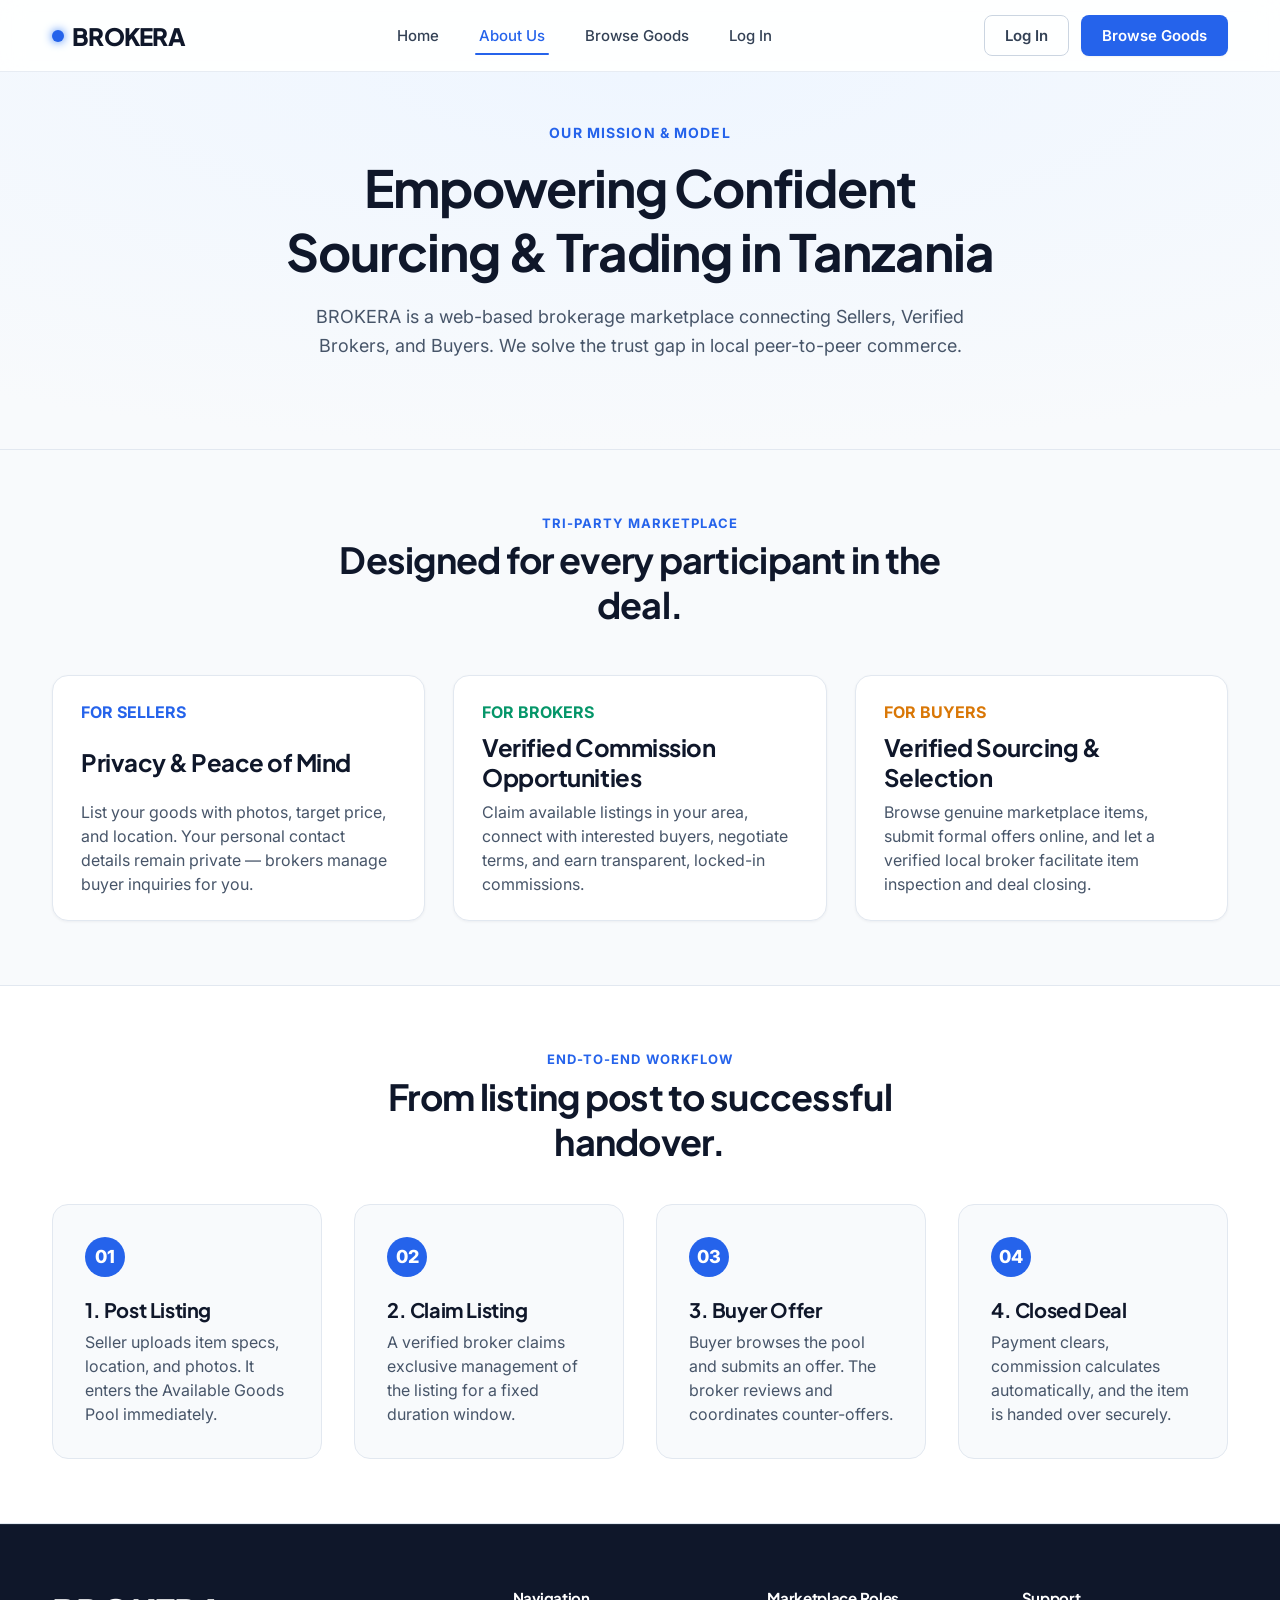
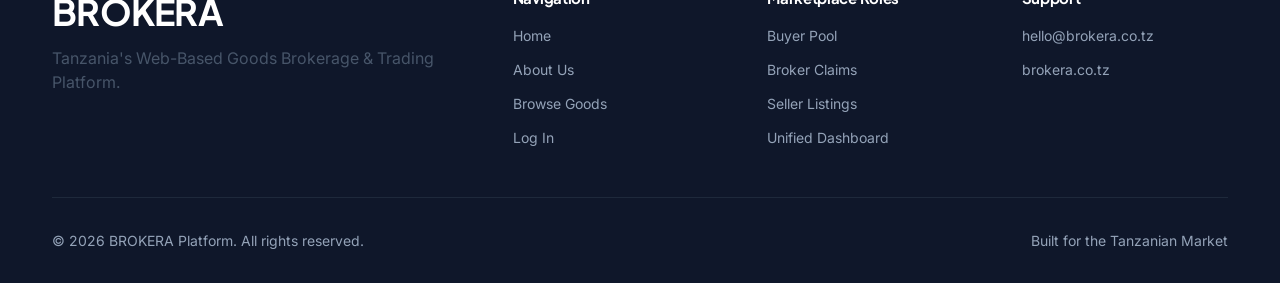
<file: about.html>
<!DOCTYPE html>
<html lang="en">
<head>
  <meta charset="UTF-8">
  <meta name="viewport" content="width=device-width, initial-scale=1.0">
  <title>About BROKERA — Tanzania's Trusted Goods Marketplace</title>
  <link rel="stylesheet" href="/css/brokera.css">
</head>
<body>

<nav class="nav" id="main-nav">
  <div class="wrap">
    <a href="index.html" class="nav-logo">BROKERA</a>
    <ul class="nav-links" id="nav-links">
      <li><a href="index.html">Home</a></li>
      <li><a href="about.html" class="active">About Us</a></li>
      <li><a href="/buyer/pool.html">Browse Goods</a></li>
      <li><a href="login.html">Log In</a></li>
    </ul>
    <div class="nav-actions">
      <a href="login.html" class="btn btn-outline">Log In</a>
      <a href="/buyer/pool.html" class="btn btn-primary">Browse Goods</a>
      <button type="button" class="nav-toggle" id="nav-toggle" aria-expanded="false" aria-controls="nav-links" aria-label="Open menu"><span></span></button>
    </div>
  </div>
  <div class="nav-overlay" id="nav-overlay"></div>
</nav>

<main>
  <section class="hero" style="padding: 3rem 0;">
    <div class="wrap hero-copy">
      <p class="hero-eyebrow">Our Mission &amp; Model</p>
      <h1>Empowering Confident Sourcing &amp; Trading in Tanzania</h1>
      <p class="hero-sub">BROKERA is a web-based brokerage marketplace connecting Sellers, Verified Brokers, and Buyers. We solve the trust gap in local peer-to-peer commerce.</p>
    </div>
  </section>

  <section style="padding: 4rem 0;">
    <div class="wrap">
      <div style="text-align: center; max-width: 640px; margin: 0 auto 3rem;">
        <p class="section-kicker">Tri-Party Marketplace</p>
        <h2>Designed for every participant in the deal.</h2>
      </div>
      <div class="stats-grid">
        <div class="stat-card">
          <span style="color: var(--color-brand-600); font-weight: 700; text-transform: uppercase;">For Sellers</span>
          <h3 style="margin: 0.5rem 0;">Privacy &amp; Peace of Mind</h3>
          <p>List your goods with photos, target price, and location. Your personal contact details remain private — brokers manage buyer inquiries for you.</p>
        </div>
        <div class="stat-card">
          <span style="color: var(--color-emerald-600); font-weight: 700; text-transform: uppercase;">For Brokers</span>
          <h3 style="margin: 0.5rem 0;">Verified Commission Opportunities</h3>
          <p>Claim available listings in your area, connect with interested buyers, negotiate terms, and earn transparent, locked-in commissions.</p>
        </div>
        <div class="stat-card">
          <span style="color: var(--color-amber-600); font-weight: 700; text-transform: uppercase;">For Buyers</span>
          <h3 style="margin: 0.5rem 0;">Verified Sourcing &amp; Selection</h3>
          <p>Browse genuine marketplace items, submit formal offers online, and let a verified local broker facilitate item inspection and deal closing.</p>
        </div>
      </div>
    </div>
  </section>

  <section class="process-section">
    <div class="wrap">
      <div style="text-align: center; max-width: 600px; margin: 0 auto;">
        <p class="section-kicker">End-to-End Workflow</p>
        <h2>From listing post to successful handover.</h2>
      </div>
      <div class="process-grid">
        <div class="step-card">
          <div class="step-num">01</div>
          <h3>1. Post Listing</h3>
          <p>Seller uploads item specs, location, and photos. It enters the Available Goods Pool immediately.</p>
        </div>
        <div class="step-card">
          <div class="step-num">02</div>
          <h3>2. Claim Listing</h3>
          <p>A verified broker claims exclusive management of the listing for a fixed duration window.</p>
        </div>
        <div class="step-card">
          <div class="step-num">03</div>
          <h3>3. Buyer Offer</h3>
          <p>Buyer browses the pool and submits an offer. The broker reviews and coordinates counter-offers.</p>
        </div>
        <div class="step-card">
          <div class="step-num">04</div>
          <h3>4. Closed Deal</h3>
          <p>Payment clears, commission calculates automatically, and the item is handed over securely.</p>
        </div>
      </div>
    </div>
  </section>
</main>

<footer class="footer">
  <div class="wrap">
    <div class="footer-grid">
      <div class="footer-brand">
        <h2>BROKERA</h2>
        <p>Tanzania's Web-Based Goods Brokerage &amp; Trading Platform.</p>
      </div>
      <div class="footer-col">
        <h4>Navigation</h4>
        <ul>
          <li><a href="index.html">Home</a></li>
          <li><a href="about.html">About Us</a></li>
          <li><a href="/buyer/pool.html">Browse Goods</a></li>
          <li><a href="login.html">Log In</a></li>
        </ul>
      </div>
      <div class="footer-col">
        <h4>Marketplace Roles</h4>
        <ul>
          <li><a href="/buyer/pool.html">Buyer Pool</a></li>
          <li><a href="/broker/broker-pool.html">Broker Claims</a></li>
          <li><a href="/seller/post-listing.html">Seller Listings</a></li>
          <li><a href="/buyer/dashboard.html">Unified Dashboard</a></li>
        </ul>
      </div>
      <div class="footer-col">
        <h4>Support</h4>
        <ul>
          <li><a href="mailto:hello@brokera.co.tz">hello@brokera.co.tz</a></li>
          <li><a href="https://brokera.co.tz" target="_blank" rel="noopener">brokera.co.tz</a></li>
        </ul>
      </div>
    </div>
    <div class="footer-bottom">
      <span>&copy; 2026 BROKERA Platform. All rights reserved.</span>
      <span>Built for the Tanzanian Market</span>
    </div>
  </div>
</footer>

<script>
  (function(){
    var t=document.getElementById('nav-toggle'),l=document.getElementById('nav-links'),o=document.getElementById('nav-overlay');
    if(!t||!l)return;
    function c(){t.setAttribute('aria-expanded','false');l.classList.remove('open');if(o)o.classList.remove('open');}
    t.addEventListener('click',function(){var open=t.getAttribute('aria-expanded')==='true';if(open){c();}else{t.setAttribute('aria-expanded','true');l.classList.add('open');if(o)o.classList.add('open');}});
    if(o)o.addEventListener('click',c);
    l.querySelectorAll('a').forEach(function(a){a.addEventListener('click',c);});
  })();
</script>
</body>
</html>
</file>
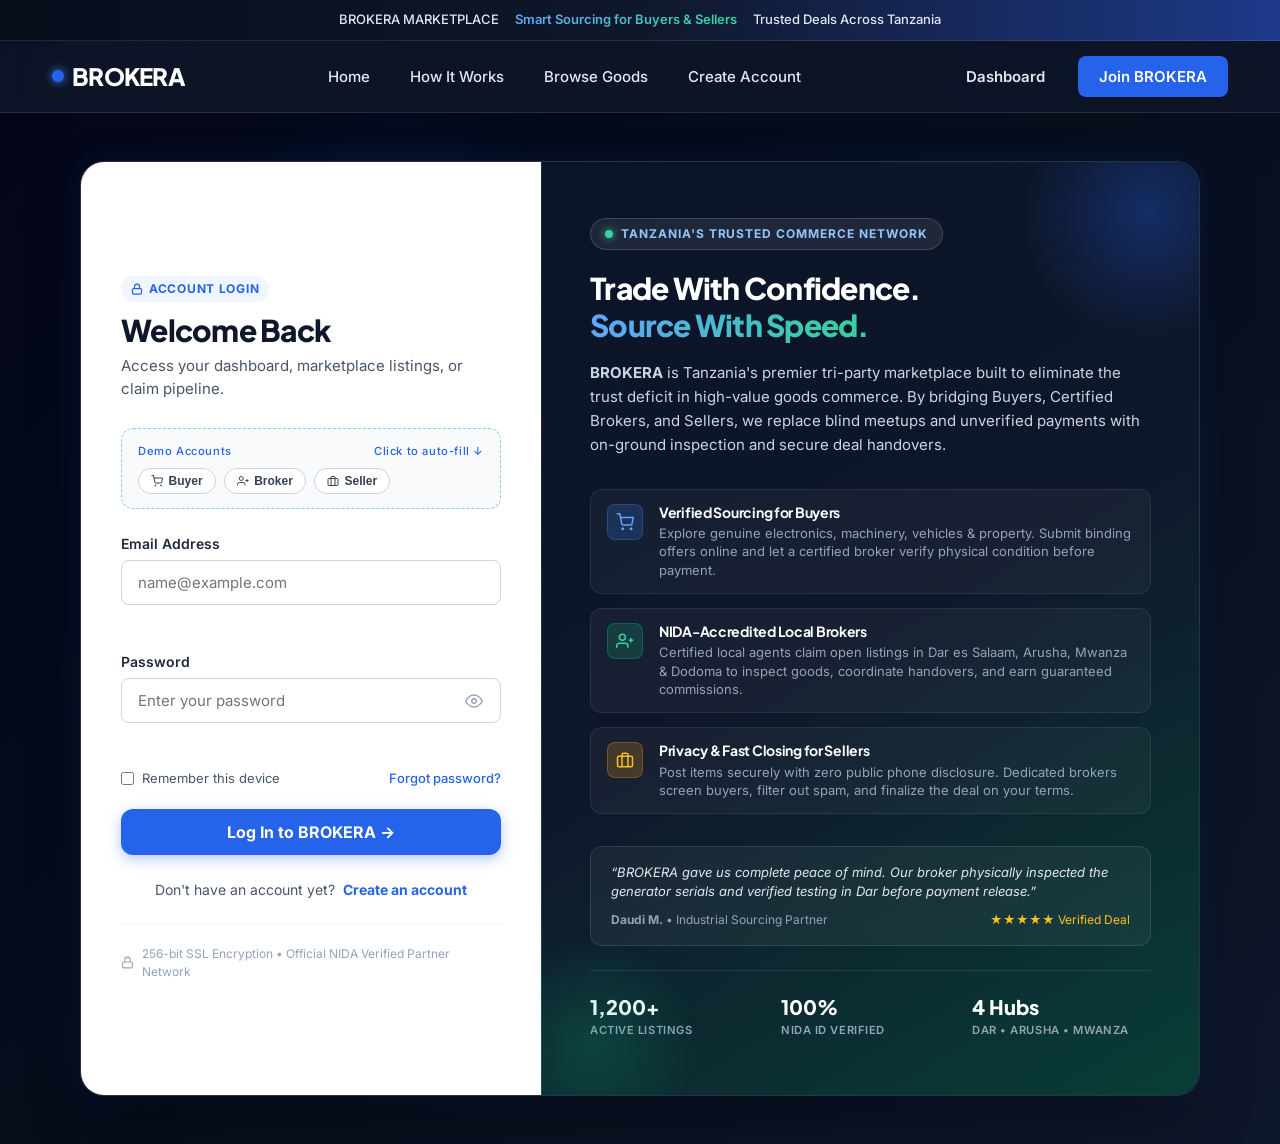
<file: login.html>
<!DOCTYPE html>
<html lang="en">
<head>
  <meta charset="UTF-8">
  <meta name="viewport" content="width=device-width, initial-scale=1.0">
  <title>Log In — BROKERA Marketplace</title>
  <link rel="stylesheet" href="/css/brokera.css">
  <link rel="stylesheet" href="css/brokera.css">
</head>
<body style="background: linear-gradient(135deg, var(--color-slate-950) 0%, var(--color-brand-950) 50%, var(--color-slate-900) 100%); color: var(--color-slate-100); min-height: 100vh;">

<!-- Ambient Background Glows -->
<div style="position: fixed; top: 10%; left: 15%; width: 400px; height: 400px; background: radial-gradient(circle, rgba(37, 99, 235, 0.15) 0%, rgba(37, 99, 235, 0) 70%); pointer-events: none; z-index: 0;"></div>
<div style="position: fixed; bottom: 10%; right: 10%; width: 450px; height: 450px; background: radial-gradient(circle, rgba(16, 185, 129, 0.1) 0%, rgba(16, 185, 129, 0) 70%); pointer-events: none; z-index: 0;"></div>

<!-- Top Bar -->
<div class="commerce-promo" style="position: relative; z-index: 10;">
  <span>BROKERA MARKETPLACE</span>
  <strong>Smart Sourcing for Buyers &amp; Sellers</strong>
  <span>Trusted Deals Across Tanzania</span>
</div>

<!-- Navigation -->
<nav class="nav" id="main-nav" style="background: rgba(15, 23, 42, 0.85); border-bottom-color: rgba(255,255,255,0.1); position: relative; z-index: 100;">
  <div class="wrap">
    <a href="index.html" class="nav-logo" style="color: var(--color-white);">BROKERA</a>
    <ul class="nav-links" id="nav-links">
      <li><a href="index.html" style="color: var(--color-slate-200);">Home</a></li>
      <li><a href="about.html" style="color: var(--color-slate-200);">How It Works</a></li>
      <li><a href="/buyer/pool.html" style="color: var(--color-slate-200);">Browse Goods</a></li>
      <li><a href="register.html" style="color: var(--color-slate-200);">Create Account</a></li>
    </ul>
    <div class="nav-actions">
      <a href="/buyer/dashboard.html" class="btn btn-ghost" style="color: var(--color-slate-200);">Dashboard</a>
      <a href="register.html" class="btn btn-primary">Join BROKERA</a>
      <button type="button" class="nav-toggle" id="nav-toggle" aria-expanded="false" aria-controls="nav-links" aria-label="Open menu"><span style="background: var(--color-white);"></span></button>
    </div>
  </div>
  <div class="nav-overlay" id="nav-overlay"></div>
</nav>

<!-- Main Split Auth Container -->
<main class="auth-page-main" style="position: relative; z-index: 10;">
  <div class="auth-split-wrapper">
    
    <!-- LEFT COLUMN: Professional Login Form -->
    <div class="auth-form-panel">
      <div class="auth-form-header">
        <span class="auth-tag">
          <svg width="12" height="12" viewBox="0 0 24 24" fill="none" stroke="currentColor" stroke-width="2.5"><rect x="3" y="11" width="18" height="11" rx="2" ry="2"></rect><path d="M7 11V7a5 5 0 0 1 10 0v4"></path></svg>
          Account Login
        </span>
        <h1>Welcome Back</h1>
        <p>Access your dashboard, marketplace listings, or claim pipeline.</p>
      </div>

      <!-- Banner Alert -->
      <div class="form-banner" id="login-banner" role="alert"></div>

      <!-- Quick Demo Accounts Helper -->
      <div class="demo-quick-bar">
        <div class="demo-quick-title">
          <span>Demo Accounts</span>
          <span>Click to auto-fill &darr;</span>
        </div>
        <div class="demo-pills">
          <button type="button" class="demo-pill-btn buyer" data-demo-email="buyer@brokera.test" title="Fill Buyer Credentials">
            <svg width="12" height="12" viewBox="0 0 24 24" fill="none" stroke="currentColor" stroke-width="2"><circle cx="9" cy="21" r="1"></circle><circle cx="20" cy="21" r="1"></circle><path d="M1 1h4l2.68 13.39a2 2 0 0 0 2 1.61h9.72a2 2 0 0 0 2-1.61L23 6H6"></path></svg>
            Buyer
          </button>
          <button type="button" class="demo-pill-btn broker" data-demo-email="broker@brokera.test" title="Fill Broker Credentials">
            <svg width="12" height="12" viewBox="0 0 24 24" fill="none" stroke="currentColor" stroke-width="2"><path d="M16 21v-2a4 4 0 0 0-4-4H5a4 4 0 0 0-4 4v2"></path><circle cx="8.5" cy="7" r="4"></circle><line x1="20" y1="8" x2="20" y2="14"></line><line x1="23" y1="11" x2="17" y2="11"></line></svg>
            Broker
          </button>
          <button type="button" class="demo-pill-btn seller" data-demo-email="seller@brokera.test" title="Fill Seller Credentials">
            <svg width="12" height="12" viewBox="0 0 24 24" fill="none" stroke="currentColor" stroke-width="2"><rect x="2" y="7" width="20" height="14" rx="2" ry="2"></rect><path d="M16 21V5a2 2 0 0 0-2-2h-4a2 2 0 0 0-2 2v16"></path></svg>
            Seller
          </button>
        </div>
      </div>

      <!-- Auth Form (Standardized IDs for auth.js) -->
      <form id="login-form" novalidate>
        <div class="form-group field" data-field="email">
          <label for="email" class="form-label">Email Address</label>
          <input type="email" id="email" name="email" class="form-control" autocomplete="email" placeholder="name@example.com" required>
          <p class="field-error" style="color: var(--color-error-600); font-size: 0.8125rem; margin-top: 0.25rem; min-height: 1rem;"></p>
        </div>

        <div class="form-group field" data-field="password">
          <div style="display: flex; justify-content: space-between; align-items: baseline;">
            <label for="password" class="form-label">Password</label>
          </div>
          <div class="password-input-wrapper">
            <input type="password" id="password" name="password" class="form-control" autocomplete="current-password" placeholder="Enter your password" required>
            <button type="button" class="password-toggle-btn" id="toggle-password-btn" aria-label="Show or hide password">
              <svg id="eye-icon" width="18" height="18" viewBox="0 0 24 24" fill="none" stroke="currentColor" stroke-width="2">
                <path d="M1 12s4-8 11-8 11 8 11 8-4 8-11 8-11-8-11-8z"></path>
                <circle cx="12" cy="12" r="3"></circle>
              </svg>
            </button>
          </div>
          <p class="field-error" style="color: var(--color-error-600); font-size: 0.8125rem; margin-top: 0.25rem; min-height: 1rem;"></p>
        </div>

        <div class="auth-options-row">
          <label class="auth-checkbox-label">
            <input type="checkbox" id="remember-me" name="remember" style="width: auto; margin: 0;">
            <span>Remember this device</span>
          </label>
          <a href="#forgot" class="auth-forgot-link" id="forgot-password-trigger">Forgot password?</a>
        </div>

        <button type="submit" class="btn btn-primary btn-full btn-lg" style="box-shadow: 0 4px 14px rgba(37, 99, 235, 0.35); font-weight: 700;">
          Log In to BROKERA &rarr;
        </button>

        <div style="text-align: center; margin-top: 1.5rem; font-size: 0.875rem; color: var(--color-slate-600);">
          <span>Don't have an account yet?</span>
          <a href="register.html" style="font-weight: 700; color: var(--color-brand-600); margin-left: 0.25rem;">Create an account</a>
        </div>

        <div class="auth-trust-note">
          <svg width="13" height="13" viewBox="0 0 24 24" fill="none" stroke="currentColor" stroke-width="2"><rect x="3" y="11" width="18" height="11" rx="2" ry="2"></rect><path d="M7 11V7a5 5 0 0 1 10 0v4"></path></svg>
          256-bit SSL Encryption &bull; Official NIDA Verified Partner Network
        </div>
      </form>
    </div>

    <!-- RIGHT COLUMN: Professional Project Description & Platform Showcase -->
    <div class="auth-info-panel">
      <div>
        <!-- Platform Badge -->
        <div class="auth-info-badge">
          <span class="pulse-dot"></span>
          Tanzania's Trusted Commerce Network
        </div>

        <!-- Headline -->
        <h2 class="auth-info-heading">
          Trade With Confidence. <br>
          <span class="highlight">Source With Speed.</span>
        </h2>

        <!-- Project Overview / Problem & Solution Description -->
        <p class="auth-info-lead">
          <strong>BROKERA</strong> is Tanzania's premier tri-party marketplace built to eliminate the trust deficit in high-value goods commerce. By bridging Buyers, Certified Brokers, and Sellers, we replace blind meetups and unverified payments with on-ground inspection and secure deal handovers.
        </p>

        <!-- 3-Party Tri-Party Model Showcase -->
        <div class="ecosystem-grid">
          
          <!-- Buyer Block -->
          <div class="ecosystem-item buyer">
            <div class="ecosystem-icon">
              <svg width="18" height="18" viewBox="0 0 24 24" fill="none" stroke="currentColor" stroke-width="2"><circle cx="9" cy="21" r="1"></circle><circle cx="20" cy="21" r="1"></circle><path d="M1 1h4l2.68 13.39a2 2 0 0 0 2 1.61h9.72a2 2 0 0 0 2-1.61L23 6H6"></path></svg>
            </div>
            <div class="ecosystem-text">
              <h4>Verified Sourcing for Buyers</h4>
              <p>Explore genuine electronics, machinery, vehicles &amp; property. Submit binding offers online and let a certified broker verify physical condition before payment.</p>
            </div>
          </div>

          <!-- Broker Block -->
          <div class="ecosystem-item broker">
            <div class="ecosystem-icon">
              <svg width="18" height="18" viewBox="0 0 24 24" fill="none" stroke="currentColor" stroke-width="2"><path d="M16 21v-2a4 4 0 0 0-4-4H5a4 4 0 0 0-4 4v2"></path><circle cx="8.5" cy="7" r="4"></circle><line x1="20" y1="8" x2="20" y2="14"></line><line x1="23" y1="11" x2="17" y2="11"></line></svg>
            </div>
            <div class="ecosystem-text">
              <h4>NIDA-Accredited Local Brokers</h4>
              <p>Certified local agents claim open listings in Dar es Salaam, Arusha, Mwanza &amp; Dodoma to inspect goods, coordinate handovers, and earn guaranteed commissions.</p>
            </div>
          </div>

          <!-- Seller Block -->
          <div class="ecosystem-item seller">
            <div class="ecosystem-icon">
              <svg width="18" height="18" viewBox="0 0 24 24" fill="none" stroke="currentColor" stroke-width="2"><rect x="2" y="7" width="20" height="14" rx="2" ry="2"></rect><path d="M16 21V5a2 2 0 0 0-2-2h-4a2 2 0 0 0-2 2v16"></path></svg>
            </div>
            <div class="ecosystem-text">
              <h4>Privacy &amp; Fast Closing for Sellers</h4>
              <p>Post items securely with zero public phone disclosure. Dedicated brokers screen buyers, filter out spam, and finalize the deal on your terms.</p>
            </div>
          </div>

        </div>
      </div>

      <!-- Trust Badges & Market Metrics -->
      <div>
        <div style="background: rgba(255, 255, 255, 0.05); border: 1px solid rgba(255, 255, 255, 0.1); border-radius: var(--radius-lg); padding: 1rem 1.25rem; margin-bottom: 1.5rem; backdrop-filter: blur(8px);">
          <p style="font-size: 0.8125rem; color: #E2E8F0; margin: 0; font-style: italic; line-height: 1.45;">
            &ldquo;BROKERA gave us complete peace of mind. Our broker physically inspected the generator serials and verified testing in Dar before payment release.&rdquo;
          </p>
          <div style="display: flex; align-items: center; justify-content: space-between; margin-top: 0.625rem; font-size: 0.75rem; color: #94A3B8;">
            <span><strong>Daudi M.</strong> &bull; Industrial Sourcing Partner</span>
            <span style="color: #FBBF24;">&#9733;&#9733;&#9733;&#9733;&#9733; Verified Deal</span>
          </div>
        </div>

        <div class="auth-trust-strip">
          <div class="auth-stat-col">
            <div class="auth-stat-num">1,200+</div>
            <div class="auth-stat-lbl">Active Listings</div>
          </div>
          <div class="auth-stat-col">
            <div class="auth-stat-num">100%</div>
            <div class="auth-stat-lbl">NIDA ID Verified</div>
          </div>
          <div class="auth-stat-col">
            <div class="auth-stat-num">4 Hubs</div>
            <div class="auth-stat-lbl">Dar &bull; Arusha &bull; Mwanza</div>
          </div>
        </div>
      </div>

    </div>

  </div>
</main>

<!-- Forgot Password Dialog (Simple Modal Alert) -->
<div id="forgot-modal" style="display: none; position: fixed; inset: 0; background: rgba(0,0,0,0.7); z-index: 1000; align-items: center; justify-content: center; padding: 1.5rem; backdrop-filter: blur(4px);">
  <div style="background: var(--color-white); color: var(--color-slate-900); max-width: 440px; width: 100%; border-radius: var(--radius-xl); padding: 2rem; box-shadow: var(--shadow-xl);">
    <h3 style="font-size: 1.25rem; font-weight: 800; margin-bottom: 0.5rem; color: var(--color-slate-900);">Password Recovery</h3>
    <p style="font-size: 0.875rem; color: var(--color-slate-600); line-height: 1.5; margin-bottom: 1.25rem;">
      For the prototype demo, you can log in directly using any password (e.g. <code>password123</code>) with any of the demo accounts above.<br><br>
      In production, password reset instructions are dispatched via SMS and email to your NIDA-verified phone number.
    </p>
    <button type="button" id="close-forgot-modal" class="btn btn-primary btn-full">Got it, return to login</button>
  </div>
</div>

<!-- Scripts -->
<script src="/js/auth.js"></script>
<script src="js/auth.js"></script>
<script>
  // Mobile navigation menu toggle
  (function(){
    var t = document.getElementById('nav-toggle'),
        l = document.getElementById('nav-links'),
        o = document.getElementById('nav-overlay');
    if(!t || !l) return;
    function c(){
      t.setAttribute('aria-expanded','false');
      l.classList.remove('open');
      if(o) o.classList.remove('open');
    }
    t.addEventListener('click', function(){
      var open = t.getAttribute('aria-expanded') === 'true';
      if(open){ c(); } else {
        t.setAttribute('aria-expanded','true');
        l.classList.add('open');
        if(o) o.classList.add('open');
      }
    });
    if(o) o.addEventListener('click', c);
    l.querySelectorAll('a').forEach(function(a){ a.addEventListener('click', c); });
  })();

  // 1-Click Demo Accounts Quick-Fill
  (function(){
    var pills = document.querySelectorAll('[data-demo-email]');
    var emailInput = document.getElementById('email');
    var passwordInput = document.getElementById('password');
    var banner = document.getElementById('login-banner');

    pills.forEach(function(btn){
      btn.addEventListener('click', function(){
        var email = btn.getAttribute('data-demo-email');
        if(emailInput) {
          emailInput.value = email;
          emailInput.focus();
        }
        if(passwordInput) {
          passwordInput.value = 'password123';
        }
        if(banner) {
          banner.className = 'form-banner show success';
          banner.textContent = 'Selected ' + email + ' (Password filled). Click "Log In to BROKERA" below!';
        }
      });
    });
  })();

  // Toggle Password Visibility
  (function(){
    var toggleBtn = document.getElementById('toggle-password-btn');
    var passInput = document.getElementById('password');
    var eyeIcon = document.getElementById('eye-icon');
    if(!toggleBtn || !passInput) return;

    toggleBtn.addEventListener('click', function(){
      var isPass = passInput.getAttribute('type') === 'password';
      if(isPass){
        passInput.setAttribute('type', 'text');
        eyeIcon.innerHTML = '<path d="M17.94 17.94A10.07 10.07 0 0 1 12 20c-7 0-11-8-11-8a18.45 18.45 0 0 1 5.06-5.94M9.9 4.24A9.12 9.12 0 0 1 12 4c7 0 11 8 11 8a18.5 18.5 0 0 1-2.16 3.19m-6.72-1.07a3 3 0 1 1-4.24-4.24"></path><line x1="1" y1="1" x2="23" y2="23"></line>';
      } else {
        passInput.setAttribute('type', 'password');
        eyeIcon.innerHTML = '<path d="M1 12s4-8 11-8 11 8 11 8-4 8-11 8-11-8-11-8z"></path><circle cx="12" cy="12" r="3"></circle>';
      }
    });
  })();

  // Forgot password modal interaction
  (function(){
    var trigger = document.getElementById('forgot-password-trigger');
    var modal = document.getElementById('forgot-modal');
    var closeBtn = document.getElementById('close-forgot-modal');
    if(!trigger || !modal) return;

    trigger.addEventListener('click', function(e){
      e.preventDefault();
      modal.style.display = 'flex';
    });
    if(closeBtn){
      closeBtn.addEventListener('click', function(){
        modal.style.display = 'none';
      });
    }
    modal.addEventListener('click', function(e){
      if(e.target === modal) modal.style.display = 'none';
    });
  })();
</script>
</body>
</html>
</file>
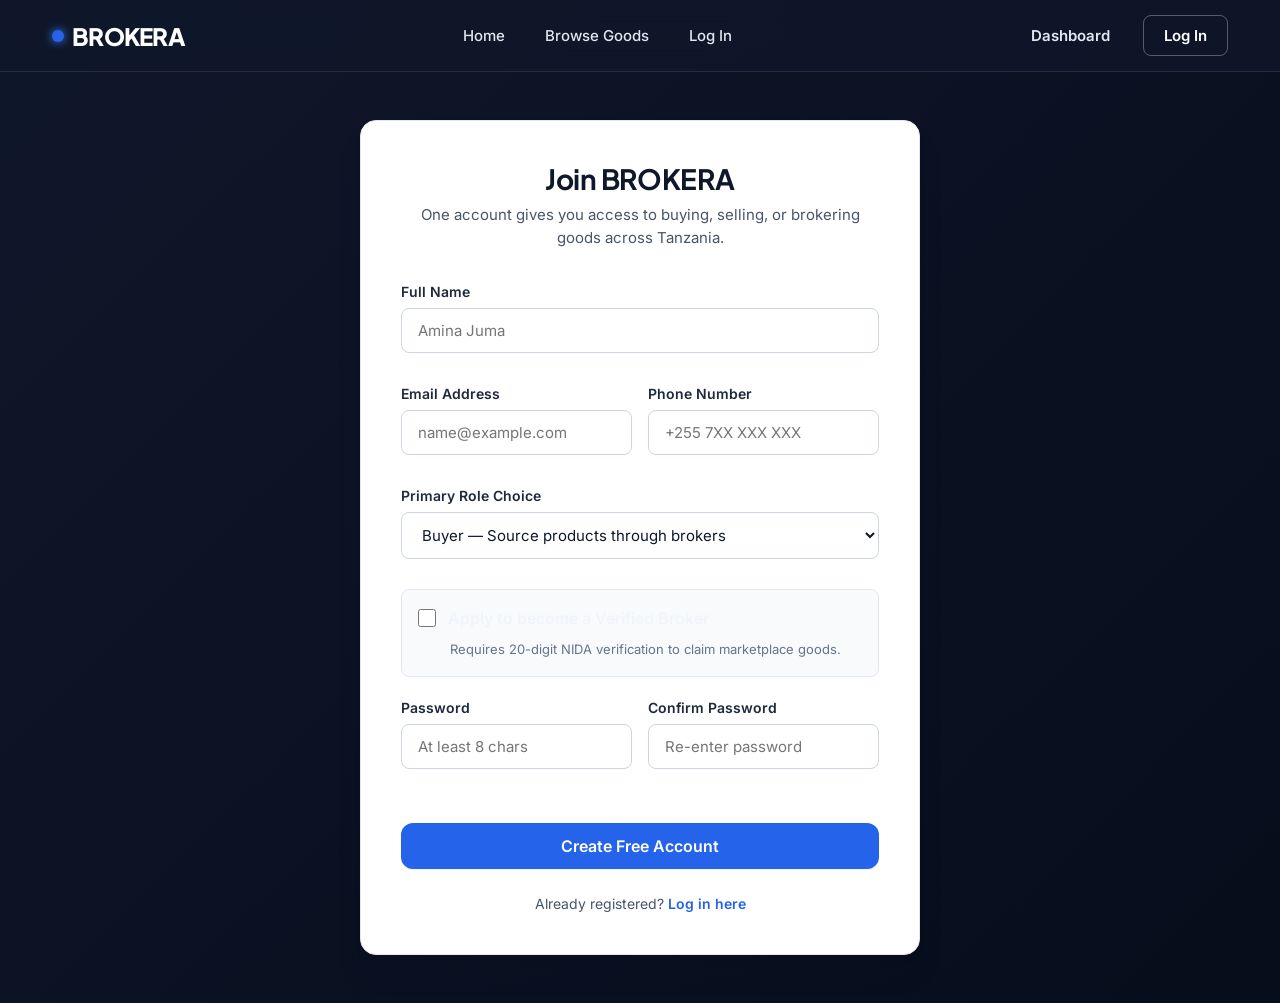
<file: register.html>
<!DOCTYPE html>
<html lang="en">
<head>
  <meta charset="UTF-8">
  <meta name="viewport" content="width=device-width, initial-scale=1.0">
  <title>Create Account — BROKERA Marketplace</title>
  <link rel="stylesheet" href="/css/brokera.css">
</head>
<body style="background: linear-gradient(135deg, var(--color-slate-900) 0%, var(--color-brand-950) 100%); color: var(--color-slate-100);">

<nav class="nav" id="main-nav" style="background: rgba(15, 23, 42, 0.8); border-bottom-color: rgba(255,255,255,0.1);">
  <div class="wrap">
    <a href="index.html" class="nav-logo" style="color: var(--color-white);">BROKERA</a>
    <ul class="nav-links" id="nav-links">
      <li><a href="index.html" style="color: var(--color-slate-200);">Home</a></li>
      <li><a href="/buyer/pool.html" style="color: var(--color-slate-200);">Browse Goods</a></li>
      <li><a href="login.html" style="color: var(--color-slate-200);">Log In</a></li>
    </ul>
    <div class="nav-actions">
      <a href="/buyer/dashboard.html" class="btn btn-ghost" style="color: var(--color-slate-200);">Dashboard</a>
      <a href="login.html" class="btn btn-outline" style="color: var(--color-white); border-color: rgba(255,255,255,0.3);">Log In</a>
      <button type="button" class="nav-toggle" id="nav-toggle" aria-expanded="false" aria-controls="nav-links" aria-label="Open menu"><span style="background: var(--color-white);"></span></button>
    </div>
  </div>
  <div class="nav-overlay" id="nav-overlay"></div>
</nav>

<main style="display: flex; align-items: center; justify-content: center; padding: 3rem 1rem;">
  <div class="form-card" style="width: 100%; max-width: 560px; margin: 0; box-shadow: var(--shadow-xl);">
    <div style="text-align: center; margin-bottom: 2rem;">
      <h1 style="font-size: 1.75rem; margin-bottom: 0.5rem;">Join BROKERA</h1>
      <p style="font-size: 0.9375rem;">One account gives you access to buying, selling, or brokering goods across Tanzania.</p>
    </div>

    <div class="form-banner" id="register-banner" role="alert"></div>

    <form id="register-form" novalidate>
      <div class="form-group field" data-field="fullName">
        <label for="fullName" class="form-label">Full Name</label>
        <input type="text" id="fullName" name="fullName" class="form-control" autocomplete="name" placeholder="Amina Juma" required>
        <p class="field-error" style="color: var(--color-error-600); font-size: 0.8125rem; margin-top: 0.25rem;"></p>
      </div>

      <div style="display: grid; grid-template-columns: 1fr 1fr; gap: 1rem;">
        <div class="form-group field" data-field="email">
          <label for="email" class="form-label">Email Address</label>
          <input type="email" id="email" name="email" class="form-control" autocomplete="email" placeholder="name@example.com" required>
          <p class="field-error" style="color: var(--color-error-600); font-size: 0.8125rem; margin-top: 0.25rem;"></p>
        </div>

        <div class="form-group field" data-field="phone">
          <label for="phone" class="form-label">Phone Number</label>
          <input type="tel" id="phone" name="phone" class="form-control" autocomplete="tel" placeholder="+255 7XX XXX XXX" required>
          <p class="field-error" style="color: var(--color-error-600); font-size: 0.8125rem; margin-top: 0.25rem;"></p>
        </div>
      </div>

      <div class="form-group field" data-field="accountType">
        <label for="accountType" class="form-label">Primary Role Choice</label>
        <select id="accountType" name="accountType" class="form-control" required>
          <option value="buyer">Buyer — Source products through brokers</option>
          <option value="seller">Seller — List goods for brokers to sell</option>
        </select>
        <p class="field-error" style="color: var(--color-error-600); font-size: 0.8125rem; margin-top: 0.25rem;"></p>
      </div>

      <div class="form-group field" data-field="brokerApplication" style="background: var(--color-slate-50); padding: 1rem; border-radius: var(--radius-md); border: 1px solid var(--color-border); margin-top: 0.5rem;">
        <label style="display: flex; align-items: center; gap: 0.75rem; font-weight: 600; cursor: pointer;">
          <input type="checkbox" id="brokerApplication" name="brokerApplication" style="width: 18px; height: 18px; accent-color: var(--color-brand-600);">
          Apply to become a Verified Broker
        </label>
        <p style="font-size: 0.8125rem; color: var(--color-slate-500); margin-top: 0.25rem; margin-left: 2rem;">Requires 20-digit NIDA verification to claim marketplace goods.</p>
      </div>

      <div class="form-group field broker-id-field" data-field="nidaNumber" style="display: none; margin-top: 1rem;">
        <label for="nidaNumber" class="form-label">20-Digit NIDA Number</label>
        <input type="text" id="nidaNumber" name="nidaNumber" class="form-control" inputmode="numeric" maxlength="20" placeholder="19950101-XXXXX-XXXXX-XX">
        <p class="field-error" style="color: var(--color-error-600); font-size: 0.8125rem; margin-top: 0.25rem;"></p>
      </div>

      <div style="display: grid; grid-template-columns: 1fr 1fr; gap: 1rem; margin-top: 1rem;">
        <div class="form-group field" data-field="password">
          <label for="password" class="form-label">Password</label>
          <input type="password" id="password" name="password" class="form-control" autocomplete="new-password" placeholder="At least 8 chars" required>
          <p class="field-error" style="color: var(--color-error-600); font-size: 0.8125rem; margin-top: 0.25rem;"></p>
        </div>

        <div class="form-group field" data-field="confirmPassword">
          <label for="confirmPassword" class="form-label">Confirm Password</label>
          <input type="password" id="confirmPassword" name="confirmPassword" class="form-control" autocomplete="new-password" placeholder="Re-enter password" required>
          <p class="field-error" style="color: var(--color-error-600); font-size: 0.8125rem; margin-top: 0.25rem;"></p>
        </div>
      </div>

      <button type="submit" class="btn btn-primary btn-full btn-lg" style="margin-top: 1.5rem;">Create Free Account</button>

      <div style="text-align: center; margin-top: 1.5rem; font-size: 0.875rem;">
        <p>Already registered? <a href="login.html" style="font-weight: 600;">Log in here</a></p>
      </div>
    </form>
  </div>
</main>

<script src="/js/auth.js"></script>
<script>
  (function(){
    var t=document.getElementById('nav-toggle'),l=document.getElementById('nav-links'),o=document.getElementById('nav-overlay');
    if(!t||!l)return;
    function c(){t.setAttribute('aria-expanded','false');l.classList.remove('open');if(o)o.classList.remove('open');}
    t.addEventListener('click',function(){var open=t.getAttribute('aria-expanded')==='true';if(open){c();}else{t.setAttribute('aria-expanded','true');l.classList.add('open');if(o)o.classList.add('open');}});
    if(o)o.addEventListener('click',c);
    l.querySelectorAll('a').forEach(function(a){a.addEventListener('click',c);});
  })();
</script>
</body>
</html>
</file>
<file: css/brokera.css>
/* ==========================================================================
   BROKERA — Fresh Modern Design System & Component Styling
   100% Mobile-First Responsive, High Contrast, Dynamic Cards & Glass Visuals
   ========================================================================== */

@import url('https://fonts.googleapis.com/css2?family=Inter:wght@300;400;500;600;700&family=Plus+Jakarta+Sans:wght@500;600;700;800&display=swap');

/* --- Design Tokens --- */
:root {
  /* Brand Palette (Deep Navy & Vibrant Blue) */
  --color-brand-950: #060D1B;
  --color-brand-900: #0F172A;
  --color-brand-800: #1E293B;
  --color-brand-700: #1E40AF;
  --color-brand-600: #2563EB;
  --color-brand-500: #3B82F6;
  --color-brand-400: #60A5FA;
  --color-brand-300: #93C5FD;
  --color-brand-200: #BFDBFE;
  --color-brand-100: #DBEAFE;
  --color-brand-50: #EFF6FF;

  /* Accent Emerald (Trust & Verification) */
  --color-emerald-900: #064E3B;
  --color-emerald-700: #047857;
  --color-emerald-600: #059669;
  --color-emerald-500: #10B981;
  --color-emerald-400: #34D399;
  --color-emerald-100: #D1FAE5;
  --color-emerald-50: #ECFDF5;

  /* Accent Warm Gold / Amber */
  --color-amber-700: #B45309;
  --color-amber-600: #D97706;
  --color-amber-500: #F59E0B;
  --color-amber-100: #FEF3C7;
  --color-amber-50: #FFFBEB;

  /* Semantic Alerts */
  --color-error-600: #DC2626;
  --color-error-500: #EF4444;
  --color-error-100: #FEE2E2;
  --color-error-50: #FEF2F2;

  /* Neutrals */
  --color-slate-950: #020617;
  --color-slate-900: #0F172A;
  --color-slate-800: #1E293B;
  --color-slate-700: #334155;
  --color-slate-600: #475569;
  --color-slate-500: #64748B;
  --color-slate-400: #94A3B8;
  --color-slate-300: #CBD5E1;
  --color-slate-200: #E2E8F0;
  --color-slate-100: #F1F5F9;
  --color-slate-50: #F8FAFC;
  --color-white: #FFFFFF;

  /* Surface Aliases */
  --color-bg-app: var(--color-slate-50);
  --color-surface-card: var(--color-white);
  --color-surface-hover: var(--color-slate-100);
  --color-border: #E2E8F0;
  --color-border-strong: #CBD5E1;
  --color-text-primary: var(--color-slate-900);
  --color-text-secondary: var(--color-slate-600);
  --color-text-muted: var(--color-slate-400);
  --color-text-inverse: var(--color-white);

  /* Typography */
  --font-sans: 'Inter', -apple-system, BlinkMacSystemFont, sans-serif;
  --font-heading: 'Plus Jakarta Sans', var(--font-sans);
  --font-mono: ui-monospace, SFMono-Regular, Menlo, Monaco, Consolas, monospace;

  /* Fluid Spacing & Radius */
  --radius-sm: 0.375rem;
  /* 6px */
  --radius-md: 0.5rem;
  /* 8px */
  --radius-lg: 0.75rem;
  /* 12px */
  --radius-xl: 1rem;
  /* 16px */
  --radius-2xl: 1.5rem;
  /* 24px */
  --radius-full: 9999px;

  /* Modern Glass & Elevation Shadows */
  --shadow-xs: 0 1px 2px 0 rgba(0, 0, 0, 0.05);
  --shadow-sm: 0 2px 4px 0 rgba(15, 23, 42, 0.04), 0 1px 2px 0 rgba(15, 23, 42, 0.02);
  --shadow-md: 0 4px 12px -2px rgba(15, 23, 42, 0.08), 0 2px 4px -1px rgba(15, 23, 42, 0.04);
  --shadow-lg: 0 12px 24px -4px rgba(15, 23, 42, 0.12), 0 4px 6px -2px rgba(15, 23, 42, 0.04);
  --shadow-xl: 0 20px 32px -8px rgba(15, 23, 42, 0.16), 0 8px 12px -4px rgba(15, 23, 42, 0.06);
  --shadow-glow: 0 0 20px rgba(37, 99, 235, 0.25);

  --glass-bg: rgba(255, 255, 255, 0.85);
  --glass-border: rgba(226, 232, 240, 0.8);
  --glass-blur: blur(12px);

  --transition-fast: 150ms cubic-bezier(0.4, 0, 0.2, 1);
  --transition-normal: 250ms cubic-bezier(0.16, 1, 0.3, 1);
  --transition-slow: 350ms cubic-bezier(0.16, 1, 0.3, 1);

  --container-max: 1240px;
  --nav-height: 72px;
}

/* --- Base Reset & Setup --- */
*,
*::before,
*::after {
  box-sizing: border-box;
  margin: 0;
  padding: 0;
}

html {
  font-family: var(--font-sans);
  font-size: 16px;
  line-height: 1.5;
  color: var(--color-text-primary);
  background-color: var(--color-bg-app);
  -webkit-font-smoothing: antialiased;
  -moz-osx-font-smoothing: grayscale;
  scroll-behavior: smooth;
}

body {
  min-height: 100vh;
  display: flex;
  flex-direction: column;
  overflow-x: hidden;
}

img,
video {
  max-width: 100%;
  height: auto;
  display: block;
}

a {
  color: var(--color-brand-600);
  text-decoration: none;
  transition: color var(--transition-fast);
}

a:hover {
  color: var(--color-brand-700);
}

h1,
h2,
h3,
h4,
h5,
h6 {
  font-family: var(--font-heading);
  font-weight: 700;
  line-height: 1.25;
  color: var(--color-slate-900);
  letter-spacing: -0.02em;
}

h1 {
  font-size: clamp(2rem, 4vw, 3.25rem);
}

h2 {
  font-size: clamp(1.5rem, 3vw, 2.25rem);
}

h3 {
  font-size: clamp(1.25rem, 2vw, 1.5rem);
}

h4 {
  font-size: 1.125rem;
}

p {
  color: var(--color-text-secondary);
}

/* --- Layout Container --- */
.wrap {
  width: 100%;
  max-width: var(--container-max);
  margin: 0 auto;
  padding: 0 1.25rem;
}

@media (min-width: 768px) {
  .wrap {
    padding: 0 2rem;
  }
}

/* --- Navigation & Promo Header --- */
.commerce-promo {
  background: linear-gradient(90deg, var(--color-brand-950) 0%, var(--color-brand-900) 50%, #1E3A8A 100%);
  color: var(--color-slate-200);
  padding: 0.625rem 1rem;
  font-size: 0.8125rem;
  font-weight: 500;
  display: flex;
  align-items: center;
  justify-content: center;
  gap: 1rem;
  text-align: center;
  border-bottom: 1px solid rgba(255, 255, 255, 0.1);
}

.commerce-promo strong {
  color: var(--color-white);
  font-weight: 600;
  background: linear-gradient(90deg, #60A5FA, #34D399);
  background-clip: text;
  -webkit-text-fill-color: transparent;
}

@media (max-width: 640px) {

  .commerce-promo span:first-child,
  .commerce-promo span:last-child {
    display: none;
  }
}

.nav {
  position: sticky;
  top: 0;
  z-index: 200;
  background: var(--glass-bg);
  backdrop-filter: var(--glass-blur);
  -webkit-backdrop-filter: var(--glass-blur);
  border-bottom: 1px solid var(--glass-border);
  height: var(--nav-height);
  display: flex;
  align-items: center;
  transition: all var(--transition-normal);
}

.nav .wrap {
  display: flex;
  align-items: center;
  justify-content: space-between;
  width: 100%;
}

.nav-logo {
  font-family: var(--font-heading);
  font-size: 1.5rem;
  font-weight: 800;
  color: var(--color-slate-900);
  letter-spacing: -0.03em;
  display: flex;
  align-items: center;
  gap: 0.5rem;
}

.nav-logo::before {
  content: '';
  display: inline-block;
  width: 12px;
  height: 12px;
  background: var(--color-brand-600);
  border-radius: var(--radius-full);
  box-shadow: 0 0 10px var(--color-brand-500);
}

.nav-links {
  display: flex;
  align-items: center;
  gap: 2rem;
  list-style: none;
}

.nav-links a {
  font-size: 0.9375rem;
  font-weight: 500;
  color: var(--color-slate-700);
  padding: 0.5rem 0.25rem;
  position: relative;
}

.nav-links a:hover,
.nav-links a.active {
  color: var(--color-brand-600);
}

.nav-links a.active::after {
  content: '';
  position: absolute;
  bottom: -2px;
  left: 0;
  right: 0;
  height: 2px;
  background: var(--color-brand-600);
  border-radius: var(--radius-full);
}

.nav-actions {
  display: flex;
  align-items: center;
  gap: 0.75rem;
}

/* Navigation Drawer Mobile */
.nav-toggle {
  display: none;
  background: transparent;
  border: none;
  cursor: pointer;
  padding: 0.5rem;
  width: 44px;
  height: 44px;
  border-radius: var(--radius-md);
  position: relative;
  z-index: 210;
}

.nav-toggle span,
.nav-toggle span::before,
.nav-toggle span::after {
  display: block;
  width: 22px;
  height: 2px;
  background: var(--color-slate-800);
  position: absolute;
  transition: all var(--transition-fast);
  border-radius: 2px;
}

.nav-toggle span {
  top: 50%;
  left: 50%;
  transform: translate(-50%, -50%);
}

.nav-toggle span::before {
  content: '';
  top: -7px;
  left: 0;
}

.nav-toggle span::after {
  content: '';
  top: 7px;
  left: 0;
}

.nav-toggle[aria-expanded="true"] span {
  background: transparent;
}

.nav-toggle[aria-expanded="true"] span::before {
  top: 0;
  transform: rotate(45deg);
}

.nav-toggle[aria-expanded="true"] span::after {
  top: 0;
  transform: rotate(-45deg);
}

.nav-overlay {
  position: fixed;
  inset: 0;
  background: rgba(15, 23, 42, 0.4);
  backdrop-filter: blur(4px);
  z-index: 190;
  opacity: 0;
  visibility: hidden;
  transition: all var(--transition-normal);
}

.nav-overlay.open {
  opacity: 1;
  visibility: visible;
}

@media (max-width: 900px) {
  .nav-toggle {
    display: flex;
    align-items: center;
    justify-content: center;
  }

  .nav-links {
    position: fixed;
    top: 0;
    right: 0;
    width: 280px;
    height: 100vh;
    background: var(--color-white);
    flex-direction: column;
    align-items: flex-start;
    padding: 6rem 2rem 2rem;
    gap: 1.5rem;
    box-shadow: var(--shadow-xl);
    z-index: 200;
    transform: translateX(100%);
    transition: transform var(--transition-normal);
  }

  .nav-links.open {
    transform: translateX(0);
  }

  .nav-links a {
    font-size: 1.125rem;
    width: 100%;
  }

  .nav-actions .btn {
    display: none;
  }

  .nav-actions .btn-primary {
    display: inline-flex;
  }
}

/* --- Buttons System --- */
.btn {
  display: inline-flex;
  align-items: center;
  justify-content: center;
  gap: 0.5rem;
  font-family: var(--font-sans);
  font-size: 0.9375rem;
  font-weight: 600;
  line-height: 1;
  padding: 0.75rem 1.25rem;
  border-radius: var(--radius-md);
  border: 1px solid transparent;
  cursor: pointer;
  transition: all var(--transition-fast);
  white-space: nowrap;
  user-select: none;
}

.btn-sm {
  padding: 0.5rem 0.875rem;
  font-size: 0.84375rem;
  border-radius: var(--radius-sm);
}

.btn-lg {
  padding: 0.875rem 1.75rem;
  font-size: 1rem;
  border-radius: var(--radius-lg);
}

.btn-full {
  width: 100%;
}

.btn-primary {
  background-color: var(--color-brand-600);
  color: var(--color-white);
  box-shadow: var(--shadow-xs);
}

.btn-primary:hover {
  background-color: var(--color-brand-700);
  color: var(--color-white);
  box-shadow: var(--shadow-md);
}

.btn-secondary {
  background-color: var(--color-emerald-600);
  color: var(--color-white);
}

.btn-secondary:hover {
  background-color: var(--color-emerald-700);
  color: var(--color-white);
}

.btn-ghost {
  background-color: transparent;
  color: var(--color-slate-700);
}

.btn-ghost:hover {
  background-color: var(--color-slate-100);
  color: var(--color-slate-900);
}

.btn-outline {
  background-color: transparent;
  border-color: var(--color-border-strong);
  color: var(--color-slate-700);
}

.btn-outline:hover {
  background-color: var(--color-slate-100);
  border-color: var(--color-slate-400);
  color: var(--color-slate-900);
}

.btn-danger {
  background-color: var(--color-error-600);
  color: var(--color-white);
}

.btn-danger:hover {
  background-color: #B91C1C;
  color: var(--color-white);
}

.btn:disabled {
  opacity: 0.6;
  cursor: not-allowed;
  box-shadow: none !important;
}

/* --- Hero Section & Commerce Search --- */
.hero {
  position: relative;
  padding: 4rem 0 5rem;
  background: radial-gradient(100% 100% at 50% 0%, #EFF6FF 0%, #F8FAFC 100%);
  border-bottom: 1px solid var(--color-border);
  overflow: hidden;
}

.hero-copy {
  max-width: 820px;
  margin: 0 auto;
  text-align: center;
}

.commerce-tabs {
  display: inline-flex;
  align-items: center;
  background: var(--color-white);
  padding: 0.25rem;
  border-radius: var(--radius-full);
  border: 1px solid var(--color-border);
  box-shadow: var(--shadow-xs);
  margin-bottom: 1.5rem;
}

.commerce-tabs a,
.commerce-tabs button {
  padding: 0.5rem 1.25rem;
  font-size: 0.875rem;
  font-weight: 600;
  color: var(--color-slate-600);
  border-radius: var(--radius-full);
  transition: all var(--transition-fast);
  border: none;
  background: transparent;
  cursor: pointer;
}

.commerce-tabs a.active,
.commerce-tabs button.active {
  background: var(--color-brand-600);
  color: var(--color-white);
  box-shadow: var(--shadow-sm);
}

.hero-eyebrow {
  display: inline-block;
  font-size: 0.875rem;
  font-weight: 700;
  text-transform: uppercase;
  letter-spacing: 0.08em;
  color: var(--color-brand-600);
  margin-bottom: 0.75rem;
}

.hero h1 {
  margin-bottom: 1.25rem;
  color: var(--color-slate-900);
}

.hero-sub {
  font-size: 1.125rem;
  line-height: 1.6;
  color: var(--color-slate-600);
  margin-bottom: 2.5rem;
  max-width: 680px;
  margin-left: auto;
  margin-right: auto;
}

/* Commerce Search Box */
.commerce-search {
  display: flex;
  flex-wrap: wrap;
  align-items: center;
  background: var(--color-white);
  padding: 0.5rem;
  border-radius: var(--radius-xl);
  border: 1px solid var(--color-border-strong);
  box-shadow: var(--shadow-lg);
  gap: 0.5rem;
  margin-bottom: 1.5rem;
}

.commerce-search input[type="search"],
.commerce-search input[type="text"] {
  flex: 1;
  min-width: 220px;
  border: none;
  padding: 0.75rem 1rem;
  font-size: 1rem;
  color: var(--color-slate-900);
  outline: none;
  background: transparent;
}

.image-search-toggle {
  background: var(--color-slate-100);
  border: 1px solid var(--color-border);
  color: var(--color-slate-700);
  padding: 0.625rem 1rem;
  border-radius: var(--radius-md);
  font-size: 0.875rem;
  font-weight: 600;
  cursor: pointer;
  transition: all var(--transition-fast);
}

.image-search-toggle:hover {
  background: var(--color-slate-200);
}

.image-search-box {
  background: var(--color-white);
  border: 2px dashed var(--color-brand-300);
  border-radius: var(--radius-lg);
  padding: 1.5rem;
  margin-bottom: 1.5rem;
  text-align: center;
  transition: all var(--transition-fast);
}

.image-dropzone {
  cursor: pointer;
  display: flex;
  flex-direction: column;
  align-items: center;
  gap: 0.5rem;
}

.image-dropzone strong {
  color: var(--color-brand-700);
  font-size: 1rem;
}

.image-dropzone span {
  font-size: 0.875rem;
  color: var(--color-slate-500);
}

.image-dropzone.is-dragging {
  background: var(--color-brand-50);
  border-color: var(--color-brand-600);
}

.image-preview {
  display: flex;
  align-items: center;
  justify-content: center;
  gap: 1rem;
}

.image-preview img {
  width: 80px;
  height: 80px;
  object-fit: cover;
  border-radius: var(--radius-md);
  box-shadow: var(--shadow-sm);
}

.hero-ctas {
  display: flex;
  align-items: center;
  justify-content: center;
  gap: 1rem;
  flex-wrap: wrap;
}

/* --- Category Rail Section --- */
.category-rail {
  padding: 3rem 0;
  background: var(--color-white);
  border-bottom: 1px solid var(--color-border);
}

.category-rail-head {
  display: flex;
  align-items: flex-end;
  justify-content: space-between;
  margin-bottom: 1.5rem;
}

.section-kicker {
  font-size: 0.8125rem;
  font-weight: 700;
  text-transform: uppercase;
  letter-spacing: 0.08em;
  color: var(--color-brand-600);
  margin-bottom: 0.25rem;
}

.category-all {
  font-weight: 600;
  font-size: 0.9375rem;
}

.category-list {
  display: flex;
  gap: 0.75rem;
  overflow-x: auto;
  padding-bottom: 0.5rem;
  scrollbar-width: thin;
}

.category-list a {
  background: var(--color-slate-100);
  color: var(--color-slate-800);
  padding: 0.625rem 1.25rem;
  border-radius: var(--radius-full);
  font-size: 0.875rem;
  font-weight: 600;
  white-space: nowrap;
  transition: all var(--transition-fast);
  border: 1px solid var(--color-border);
}

.category-list a:hover {
  background: var(--color-brand-600);
  color: var(--color-white);
  border-color: var(--color-brand-600);
  box-shadow: var(--shadow-sm);
}

/* --- Showcase / Featured Products Section --- */
.showcase {
  padding: 4rem 0;
}

.showcase-header {
  display: flex;
  align-items: flex-end;
  justify-content: space-between;
  margin-bottom: 2rem;
  flex-wrap: wrap;
  gap: 1rem;
}

.showcase-actions {
  display: flex;
  align-items: center;
  gap: 0.5rem;
}

.slider-button {
  width: 40px;
  height: 40px;
  border-radius: var(--radius-full);
  border: 1px solid var(--color-border-strong);
  background: var(--color-white);
  color: var(--color-slate-700);
  font-size: 1.125rem;
  cursor: pointer;
  display: flex;
  align-items: center;
  justify-content: center;
  transition: all var(--transition-fast);
}

.slider-button:hover {
  background: var(--color-slate-100);
  color: var(--color-slate-900);
}

/* Universal Dynamic Card Grids */
.showcase-grid,
.goods-grid,
.broker-goods-grid,
.seller-grid,
.claims-grid,
.stats-grid {
  display: grid;
  grid-template-columns: repeat(auto-fill, minmax(280px, 1fr));
  gap: 1.75rem;
}

@media (max-width: 480px) {

  .showcase-grid,
  .goods-grid,
  .broker-goods-grid,
  .seller-grid,
  .claims-grid,
  .stats-grid {
    grid-template-columns: 1fr;
  }
}

/* --- Universal Card Styling --- */
.showcase-card,
.good-card,
.claim-card,
.my-listing-card,
.stat-card {
  background: var(--color-surface-card);
  border: 1px solid var(--color-border);
  border-radius: var(--radius-xl);
  overflow: hidden;
  box-shadow: var(--shadow-sm);
  transition: transform var(--transition-normal), box-shadow var(--transition-normal), border-color var(--transition-normal);
  display: flex;
  flex-direction: column;
  position: relative;
}

.showcase-card:hover,
.good-card:hover,
.claim-card:hover,
.my-listing-card:hover {
  transform: translateY(-4px);
  box-shadow: var(--shadow-lg);
  border-color: var(--color-brand-300);
}

.showcase-image,
.good-card-media {
  width: 100%;
  aspect-ratio: 4/3;
  background: var(--color-slate-200);
  position: relative;
  overflow: hidden;
  display: flex;
  align-items: center;
  justify-content: center;
  color: var(--color-slate-500);
  font-weight: 500;
}

.showcase-image img,
.good-card-media img {
  width: 100%;
  height: 100%;
  object-fit: cover;
  transition: transform var(--transition-slow);
}

.good-card:hover .good-card-media img,
.showcase-card:hover .showcase-image img {
  transform: scale(1.04);
}

.showcase-label,
.good-card-cat,
.badge-status {
  display: inline-block;
  padding: 0.25rem 0.625rem;
  border-radius: var(--radius-full);
  font-size: 0.75rem;
  font-weight: 700;
  text-transform: uppercase;
  letter-spacing: 0.05em;
  line-height: 1.2;
}

.showcase-label {
  position: absolute;
  top: 0.75rem;
  left: 0.75rem;
  z-index: 2;
  background: rgba(15, 23, 42, 0.85);
  color: var(--color-white);
  backdrop-filter: blur(4px);
}

.good-card-body,
.showcase-meta {
  padding: 1.25rem;
  display: flex;
  flex-direction: column;
  flex: 1;
}

.good-card-cat {
  background: var(--color-brand-50);
  color: var(--color-brand-700);
  align-self: flex-start;
  margin-bottom: 0.5rem;
}

.good-card-body h3,
.showcase-meta strong {
  font-size: 1.125rem;
  font-weight: 700;
  color: var(--color-slate-900);
  margin-bottom: 0.5rem;
  line-height: 1.35;
  display: -webkit-box;
  line-clamp: 2;
  -webkit-box-orient: vertical;
  overflow: hidden;
}

.good-card-foot,
.showcase-meta small {
  margin-top: auto;
  padding-top: 0.75rem;
  display: flex;
  align-items: center;
  justify-content: space-between;
}

.good-card-price,
.showcase-meta small {
  font-size: 1.25rem;
  font-weight: 800;
  color: var(--color-brand-600);
}

.good-card-loc {
  font-size: 0.875rem;
  color: var(--color-slate-500);
  display: flex;
  align-items: center;
  gap: 0.25rem;
  margin-top: 0.375rem;
}

.good-card-claim {
  margin-top: 1rem;
}

/* Status Badges */
.badge-available {
  background: var(--color-emerald-100);
  color: var(--color-emerald-900);
}

.badge-claimed {
  background: var(--color-amber-100);
  color: var(--color-amber-700);
}

.badge-sold {
  background: var(--color-slate-200);
  color: var(--color-slate-700);
}

.badge-withdrawn {
  background: var(--color-error-100);
  color: var(--color-error-600);
}

/* --- Step Process Cards --- */
.process-section {
  padding: 4rem 0;
  background: var(--color-white);
  border-top: 1px solid var(--color-border);
  border-bottom: 1px solid var(--color-border);
}

.process-grid {
  display: grid;
  grid-template-columns: repeat(auto-fit, minmax(240px, 1fr));
  gap: 2rem;
  margin-top: 2.5rem;
}

.step-card {
  background: var(--color-slate-50);
  padding: 2rem;
  border-radius: var(--radius-xl);
  border: 1px solid var(--color-border);
  position: relative;
}

.step-num {
  width: 40px;
  height: 40px;
  border-radius: var(--radius-full);
  background: var(--color-brand-600);
  color: var(--color-white);
  font-weight: 800;
  font-size: 1.125rem;
  display: flex;
  align-items: center;
  justify-content: center;
  margin-bottom: 1.25rem;
}

.step-card h3 {
  font-size: 1.25rem;
  margin-bottom: 0.5rem;
}

/* --- Form Control System --- */
.form-card {
  background: var(--color-white);
  border: 1px solid var(--color-border);
  border-radius: var(--radius-xl);
  padding: 2.5rem;
  box-shadow: var(--shadow-md);
  max-width: 540px;
  margin: 3rem auto;
}

@media (max-width: 640px) {
  .form-card {
    padding: 1.5rem;
    margin: 1.5rem auto;
  }
}

.form-group {
  margin-bottom: 1.25rem;
  display: flex;
  flex-direction: column;
  gap: 0.375rem;
}

.form-label {
  font-size: 0.875rem;
  font-weight: 600;
  color: var(--color-slate-800);
}

.form-control,
input[type="text"],
input[type="email"],
input[type="password"],
input[type="number"],
input[type="tel"],
input[type="url"],
select,
textarea {
  width: 100%;
  padding: 0.75rem 1rem;
  font-family: var(--font-sans);
  font-size: 0.9375rem;
  color: var(--color-slate-900);
  background-color: var(--color-white);
  border: 1px solid var(--color-border-strong);
  border-radius: var(--radius-md);
  transition: all var(--transition-fast);
  outline: none;
}

.form-control:focus,
input:focus,
select:focus,
textarea:focus {
  border-color: var(--color-brand-600);
  box-shadow: 0 0 0 3px rgba(37, 99, 235, 0.15);
}

/* Banners & Notifications */
.form-banner {
  padding: 0.875rem 1rem;
  border-radius: var(--radius-md);
  font-size: 0.875rem;
  font-weight: 500;
  margin-bottom: 1.25rem;
  display: none;
}

.form-banner.show {
  display: block;
}

.form-banner.error {
  background: var(--color-error-50);
  color: var(--color-error-600);
  border: 1px solid var(--color-error-100);
}

.form-banner.success {
  background: var(--color-emerald-50);
  color: var(--color-emerald-700);
  border: 1px solid var(--color-emerald-100);
}

/* --- Filter Bar / Pool Header --- */
.pool-filter-bar {
  background: var(--color-white);
  padding: 1.25rem;
  border-radius: var(--radius-xl);
  border: 1px solid var(--color-border);
  box-shadow: var(--shadow-sm);
  display: flex;
  flex-wrap: wrap;
  gap: 1rem;
  align-items: center;
  margin-bottom: 2rem;
}

.pool-filter-bar input,
.pool-filter-bar select {
  flex: 1;
  min-width: 180px;
}

.pool-count-badge {
  background: var(--color-slate-100);
  color: var(--color-slate-700);
  padding: 0.5rem 1rem;
  border-radius: var(--radius-full);
  font-weight: 600;
  font-size: 0.875rem;
}

/* --- Dashboard Complete Styling System --- */
.dash-shell {
  display: flex;
  min-height: 100vh;
  background: var(--color-bg-app);
  font-family: var(--font-sans);
}

.dash-sidebar {
  width: 290px;
  background: linear-gradient(180deg, #070E1E 0%, #0F172A 60%, #081622 100%);
  color: var(--color-slate-100);
  padding: 1.5rem 1.25rem;
  display: flex;
  flex-direction: column;
  flex-shrink: 0;
  border-right: 1px solid rgba(255, 255, 255, 0.08);
  position: sticky;
  top: 0;
  height: 100vh;
  overflow-y: auto;
  z-index: 100;
}

.dash-sidebar .dash-logo {
  font-family: var(--font-heading);
  font-size: 1.375rem;
  font-weight: 800;
  color: var(--color-white);
  letter-spacing: -0.03em;
  display: flex;
  align-items: center;
  gap: 0.5rem;
  margin-bottom: 1.5rem;
  text-decoration: none;
}

.dash-sidebar .dash-logo::before {
  content: '';
  display: inline-block;
  width: 10px;
  height: 10px;
  background: var(--color-brand-500);
  border-radius: var(--radius-full);
  box-shadow: 0 0 10px var(--color-brand-400);
}

/* Workspace / Role Switcher */
.role-tabs-wrapper {
  margin-bottom: 1.5rem;
}

.role-tabs-kicker {
  font-size: 0.7rem;
  font-weight: 700;
  letter-spacing: 0.08em;
  text-transform: uppercase;
  color: var(--color-slate-400);
  margin-bottom: 0.5rem;
  display: flex;
  align-items: center;
  justify-content: space-between;
}

.role-tabs {
  display: flex;
  flex-direction: column;
  gap: 0.35rem;
  background: rgba(255, 255, 255, 0.04);
  border: 1px solid rgba(255, 255, 255, 0.08);
  padding: 0.35rem;
  border-radius: var(--radius-lg);
}

.role-tabs button {
  padding: 0.625rem 0.875rem;
  border: 1px solid transparent;
  background: transparent;
  font-size: 0.8125rem;
  font-weight: 600;
  color: var(--color-slate-300);
  border-radius: var(--radius-md);
  cursor: pointer;
  transition: all var(--transition-fast);
  text-align: left;
  display: flex;
  align-items: center;
  justify-content: space-between;
  width: 100%;
}

.role-tabs button:hover {
  background: rgba(255, 255, 255, 0.08);
  color: var(--color-white);
}

.role-tabs button.active {
  background: linear-gradient(135deg, #1E40AF 0%, #2563EB 100%);
  color: var(--color-white);
  border-color: rgba(96, 165, 250, 0.4);
  box-shadow: 0 4px 12px rgba(37, 99, 235, 0.3);
  font-weight: 700;
}

/* Sidebar Nav */
.dash-nav-section-label {
  font-size: 0.7rem;
  font-weight: 700;
  letter-spacing: 0.08em;
  text-transform: uppercase;
  color: var(--color-slate-400);
  margin-top: 1rem;
  margin-bottom: 0.5rem;
  padding-left: 0.25rem;
}

.dash-nav {
  display: flex;
  flex-direction: column;
  gap: 0.25rem;
}

.dash-nav a {
  color: var(--color-slate-300);
  padding: 0.625rem 0.875rem;
  border-radius: var(--radius-md);
  font-weight: 500;
  font-size: 0.875rem;
  text-decoration: none;
  transition: all var(--transition-fast);
  display: flex;
  align-items: center;
  gap: 0.75rem;
}

.dash-nav a:hover {
  background: rgba(255, 255, 255, 0.06);
  color: var(--color-white);
  transform: translateX(2px);
}

.dash-nav a.active {
  background: rgba(37, 99, 235, 0.15);
  color: #93C5FD;
  font-weight: 600;
  border-left: 3px solid #3B82F6;
  border-radius: 0 var(--radius-md) var(--radius-md) 0;
}

/* Sidebar Trust Badge */
.dash-sidebar-badge {
  background: rgba(16, 185, 129, 0.1);
  border: 1px solid rgba(16, 185, 129, 0.25);
  border-radius: var(--radius-md);
  padding: 0.625rem 0.75rem;
  margin-top: auto;
  margin-bottom: 1rem;
  display: flex;
  align-items: center;
  gap: 0.5rem;
  font-size: 0.75rem;
  color: #A7F3D0;
}

.dash-sidebar-badge .dot {
  width: 8px;
  height: 8px;
  background: #34D399;
  border-radius: var(--radius-full);
  box-shadow: 0 0 6px #34D399;
}

/* Sidebar User Footer */
.dash-user-footer {
  padding-top: 1rem;
  border-top: 1px solid rgba(255, 255, 255, 0.08);
  display: flex;
  align-items: center;
  justify-content: space-between;
}

.dash-user-avatar {
  width: 34px;
  height: 34px;
  border-radius: var(--radius-full);
  background: linear-gradient(135deg, var(--color-brand-600), var(--color-emerald-600));
  color: var(--color-white);
  display: flex;
  align-items: center;
  justify-content: center;
  font-size: 0.8125rem;
  font-weight: 700;
  flex-shrink: 0;
}

.dash-user-details {
  flex: 1;
  margin-left: 0.625rem;
  overflow: hidden;
}

.dash-user-name {
  font-weight: 600;
  font-size: 0.8125rem;
  color: var(--color-white);
  white-space: nowrap;
  text-overflow: ellipsis;
  overflow: hidden;
}

.dash-logout-link {
  font-size: 0.75rem;
  color: var(--color-slate-400);
  text-decoration: none;
  display: inline-flex;
  align-items: center;
  gap: 0.25rem;
  transition: color var(--transition-fast);
}

.dash-logout-link:hover {
  color: var(--color-error-500);
}

/* Main Dashboard Workspace */
.dash-main {
  flex: 1;
  padding: 2.5rem 3rem;
  overflow-y: auto;
  background-color: #F8FAFC;
  min-height: 100vh;
}

/* Dash Head Bar */
.dash-head {
  display: flex;
  align-items: flex-start;
  justify-content: space-between;
  margin-bottom: 2rem;
  flex-wrap: wrap;
  gap: 1.25rem;
}

.dash-head h1 {
  font-family: var(--font-heading);
  font-size: 1.875rem;
  font-weight: 800;
  color: var(--color-slate-900);
  letter-spacing: -0.025em;
  margin-bottom: 0.25rem;
}

.dash-head p {
  font-size: 0.9375rem;
  color: var(--color-slate-500);
  margin: 0;
}

/* Dashboard Spotlight Banner */
.dash-spotlight {
  background: linear-gradient(135deg, #0A1428 0%, #1E3A8A 55%, #064E3B 100%);
  border-radius: var(--radius-2xl);
  padding: 2rem 2.5rem;
  margin-bottom: 2rem;
  color: var(--color-white);
  display: flex;
  align-items: center;
  justify-content: space-between;
  position: relative;
  overflow: hidden;
  box-shadow: 0 10px 25px -5px rgba(15, 23, 42, 0.15);
  border: 1px solid rgba(255, 255, 255, 0.1);
}

.dash-spotlight::before {
  content: '';
  position: absolute;
  top: -40px;
  right: 15%;
  width: 200px;
  height: 200px;
  background: radial-gradient(circle, rgba(96, 165, 250, 0.25) 0%, transparent 70%);
  border-radius: var(--radius-full);
  pointer-events: none;
}

.dash-spotlight-copy {
  max-width: 540px;
  z-index: 1;
}

.dash-spotlight-kicker {
  display: inline-block;
  font-size: 0.75rem;
  font-weight: 700;
  letter-spacing: 0.08em;
  text-transform: uppercase;
  color: #93C5FD;
  margin-bottom: 0.5rem;
}

.dash-spotlight h2 {
  font-size: 1.625rem;
  font-weight: 800;
  color: var(--color-white);
  margin-bottom: 0.5rem;
  letter-spacing: -0.02em;
}

.dash-spotlight p {
  font-size: 0.9375rem;
  color: #E2E8F0;
  line-height: 1.5;
  margin: 0;
}

.dash-spotlight-visual {
  width: 140px;
  height: 100px;
  border-radius: var(--radius-lg);
  overflow: hidden;
  box-shadow: var(--shadow-lg);
  border: 2px solid rgba(255, 255, 255, 0.2);
  display: block;
}

.dash-spotlight-visual img {
  width: 100%;
  height: 100%;
  object-fit: cover;
}

.dash-spotlight-badge {
  position: absolute;
  bottom: 1rem;
  right: 1.5rem;
  font-size: 0.7rem;
  font-weight: 600;
  color: rgba(255, 255, 255, 0.7);
  background: rgba(0, 0, 0, 0.25);
  padding: 0.25rem 0.5rem;
  border-radius: var(--radius-sm);
  backdrop-filter: blur(4px);
}

/* Stat Grid */
.stat-grid {
  display: grid;
  grid-template-columns: repeat(auto-fit, minmax(210px, 1fr));
  gap: 1.25rem;
  margin-bottom: 2rem;
}

.stat-card {
  padding: 1.5rem 1.75rem;
  background: var(--color-white);
  border-radius: var(--radius-xl);
  border: 1px solid #E2E8F0;
  box-shadow: 0 1px 3px 0 rgba(15, 23, 42, 0.05);
  transition: all var(--transition-fast);
  display: flex;
  flex-direction: column;
  justify-content: space-between;
}

.stat-card:hover {
  transform: translateY(-2px);
  box-shadow: var(--shadow-md);
  border-color: var(--color-brand-300);
}

.stat-card .num {
  font-family: var(--font-heading);
  font-size: 2.25rem;
  font-weight: 800;
  color: var(--color-slate-900);
  letter-spacing: -0.03em;
  line-height: 1.1;
  margin-bottom: 0.35rem;
}

.stat-card .label {
  font-size: 0.8125rem;
  color: var(--color-slate-500);
  font-weight: 600;
  text-transform: uppercase;
  letter-spacing: 0.05em;
}

/* Two-column dashboard panels */
.dash-columns {
  display: grid;
  grid-template-columns: 1.5fr 1fr;
  gap: 1.5rem;
  align-items: start;
}

.panel {
  background: var(--color-white);
  border: 1px solid #E2E8F0;
  border-radius: var(--radius-xl);
  padding: 1.75rem;
  box-shadow: 0 1px 3px 0 rgba(15, 23, 42, 0.05);
}

.panel-head {
  display: flex;
  align-items: center;
  justify-content: space-between;
  margin-bottom: 1.25rem;
  padding-bottom: 0.875rem;
  border-bottom: 1px solid #F1F5F9;
}

.panel-head h2 {
  font-size: 1.125rem;
  font-weight: 700;
  color: var(--color-slate-900);
  margin: 0;
}

.panel-head a {
  font-size: 0.8125rem;
  font-weight: 600;
  color: var(--color-brand-600);
  text-decoration: none;
}

.panel-head a:hover {
  text-decoration: underline;
}

.board-live {
  font-size: 0.75rem;
  color: var(--color-emerald-600);
  font-weight: 600;
}

/* Activity Rows */
.activity-row {
  display: flex;
  align-items: center;
  gap: 0.875rem;
  padding: 0.875rem 1rem;
  border-radius: var(--radius-lg);
  background: #F8FAFC;
  border: 1px solid #E2E8F0;
  margin-bottom: 0.625rem;
  transition: all var(--transition-fast);
}

.activity-row:hover {
  background: var(--color-white);
  box-shadow: var(--shadow-sm);
  border-color: var(--color-brand-300);
  transform: translateX(2px);
}

.activity-row .title {
  font-size: 0.875rem;
  font-weight: 600;
  color: var(--color-slate-800);
}

.activity-row .meta {
  font-size: 0.75rem;
  color: var(--color-slate-500);
  margin-top: 0.15rem;
}

.activity-row .right {
  font-size: 0.8125rem;
  color: var(--color-slate-500);
  margin-left: auto;
  font-weight: 500;
  white-space: nowrap;
}

/* Broker Pool Preview & Board Rows */
.broker-pool-preview {
  margin-bottom: 1.5rem;
}

.board-row {
  display: flex;
  align-items: center;
  gap: 0.875rem;
  padding: 0.875rem 1rem;
  border-radius: var(--radius-lg);
  background: #F8FAFC;
  border: 1px solid #E2E8F0;
  margin-bottom: 0.625rem;
  transition: all var(--transition-fast);
}

.board-row:hover {
  background: var(--color-white);
  border-color: var(--color-brand-300);
  box-shadow: var(--shadow-sm);
}

.board-item {
  display: flex;
  flex-direction: column;
  font-size: 0.875rem;
  font-weight: 600;
  color: var(--color-slate-900);
}

.board-item span {
  font-size: 0.75rem;
  font-weight: 500;
  color: var(--color-slate-500);
  margin-top: 0.15rem;
}

.board-meta {
  margin-left: auto;
  font-family: var(--font-heading);
  font-weight: 700;
  font-size: 0.875rem;
  color: var(--color-brand-700);
  white-space: nowrap;
}

/* Status Tags */
.tag {
  display: inline-flex;
  align-items: center;
  padding: 0.25rem 0.625rem;
  border-radius: var(--radius-full);
  font-size: 0.75rem;
  font-weight: 700;
  letter-spacing: 0.02em;
  text-transform: capitalize;
  white-space: nowrap;
}

.tag-available {
  background: #ECFDF5;
  color: #065F46;
  border: 1px solid #A7F3D0;
}

.tag-claimed {
  background: #EFF6FF;
  color: #1E40AF;
  border: 1px solid #BFDBFE;
}

.tag-sold {
  background: #F1F5F9;
  color: #475569;
  border: 1px solid #CBD5E1;
}

/* Verification Strip */
.verification-strip {
  background: linear-gradient(135deg, #ECFDF5 0%, #D1FAE5 100%);
  border: 1px solid #6EE7B7;
  border-radius: var(--radius-xl);
  padding: 1.125rem 1.5rem;
  display: flex;
  align-items: center;
  gap: 1rem;
  margin-bottom: 2rem;
  box-shadow: 0 2px 6px rgba(16, 185, 129, 0.08);
}

.verification-icon {
  width: 32px;
  height: 32px;
  background: #059669;
  color: var(--color-white);
  border-radius: var(--radius-full);
  display: flex;
  align-items: center;
  justify-content: center;
  font-weight: 800;
  font-size: 1rem;
  flex-shrink: 0;
  box-shadow: 0 0 10px rgba(5, 150, 105, 0.4);
}

.verification-strip strong {
  display: block;
  font-size: 0.9375rem;
  color: #064E3B;
  font-weight: 700;
}

.verification-strip small {
  font-size: 0.8125rem;
  color: #047857;
}

.verification-strip .tag {
  margin-left: auto;
}

/* Notification List in Dashboard */
.notif-list {
  display: flex;
  flex-direction: column;
  gap: 0.625rem;
}

.notif-item {
  padding: 0.875rem 1rem;
  border-radius: var(--radius-lg);
  background: var(--color-white);
  border: 1px solid #E2E8F0;
  display: flex;
  align-items: flex-start;
  gap: 0.75rem;
  cursor: pointer;
  transition: all var(--transition-fast);
}

.notif-item:hover {
  border-color: var(--color-brand-400);
  background: #F8FAFC;
}

.notif-item.read {
  background: #F8FAFC;
  opacity: 0.75;
  border-color: #E2E8F0;
}

.notif-dot {
  width: 9px;
  height: 9px;
  border-radius: var(--radius-full);
  background: var(--color-brand-600);
  margin-top: 0.35rem;
  flex-shrink: 0;
  box-shadow: 0 0 6px var(--color-brand-400);
}

.notif-item.read .notif-dot {
  background: var(--color-slate-400);
  box-shadow: none;
}

.notif-item div {
  font-size: 0.8125rem;
  color: var(--color-slate-800);
  line-height: 1.4;
}

.notif-time {
  font-size: 0.7rem;
  color: var(--color-slate-400);
  margin-top: 0.2rem;
}

/* Mobile Header & Responsive */
.dash-mobile-header {
  display: none;
}

@media (max-width: 992px) {
  .dash-shell {
    flex-direction: column;
  }

  .dash-sidebar {
    position: fixed;
    top: 0;
    left: 0;
    bottom: 0;
    z-index: 300;
    transform: translateX(-100%);
    transition: transform var(--transition-normal);
    box-shadow: var(--shadow-xl);
  }

  .dash-sidebar.open {
    transform: translateX(0);
  }

  .dash-sidebar-overlay {
    position: fixed;
    inset: 0;
    background: rgba(15, 23, 42, 0.6);
    backdrop-filter: blur(4px);
    z-index: 290;
    display: none;
  }

  .dash-sidebar-overlay.open {
    display: block;
  }

  .dash-mobile-header {
    display: flex;
    align-items: center;
    justify-content: space-between;
    padding: 0.875rem 1.25rem;
    background: #0F172A;
    color: var(--color-white);
    border-bottom: 1px solid rgba(255, 255, 255, 0.1);
    position: sticky;
    top: 0;
    z-index: 90;
  }

  .dash-toggle {
    background: rgba(255, 255, 255, 0.1);
    border: none;
    color: var(--color-white);
    font-size: 1.25rem;
    padding: 0.35rem 0.625rem;
    border-radius: var(--radius-md);
    cursor: pointer;
  }

  .dash-main {
    padding: 1.5rem 1.25rem;
  }

  .dash-columns {
    grid-template-columns: 1fr;
  }

  .dash-spotlight {
    flex-direction: column;
    align-items: flex-start;
    gap: 1.5rem;
  }

  .dash-spotlight-visual {
    width: 100%;
    height: 140px;
  }
}

.empty-state,
.empty-panel {
  grid-column: 1 / -1;
  padding: 4rem 2rem;
  text-align: center;
  background: var(--color-white);
  border: 1px dashed var(--color-border-strong);
  border-radius: var(--radius-xl);
  color: var(--color-slate-500);
  font-size: 1rem;
}

/* --- Listing Detail Page Layout --- */
.listing-detail-grid {
  display: grid;
  grid-template-columns: 1fr 380px;
  gap: 2.5rem;
  margin: 2rem 0 4rem;
}

@media (max-width: 960px) {
  .listing-detail-grid {
    grid-template-columns: 1fr;
  }
}

.gallery-main {
  width: 100%;
  aspect-ratio: 16/10;
  background: var(--color-slate-200);
  border-radius: var(--radius-xl);
  overflow: hidden;
  box-shadow: var(--shadow-sm);
}

.gallery-main img {
  width: 100%;
  height: 100%;
  object-fit: cover;
}

.listing-sidebar {
  background: var(--color-white);
  border: 1px solid var(--color-border);
  border-radius: var(--radius-xl);
  padding: 2rem;
  box-shadow: var(--shadow-md);
  display: flex;
  flex-direction: column;
  gap: 1.5rem;
}

/* Image Row inside Post Listing */
.image-list {
  display: flex;
  flex-direction: column;
  gap: 0.75rem;
}

.image-row {
  display: flex;
  align-items: center;
  gap: 0.75rem;
}

.image-row input[type="url"] {
  flex: 1;
}

.image-row label {
  font-size: 0.84375rem;
  display: flex;
  align-items: center;
  gap: 0.25rem;
  white-space: nowrap;
}

.image-row button {
  background: var(--color-error-50);
  color: var(--color-error-600);
  border: 1px solid var(--color-error-100);
  padding: 0.5rem 0.75rem;
  border-radius: var(--radius-md);
  cursor: pointer;
}

/* --- Footer Component --- */
.footer {
  background: var(--color-slate-900);
  color: var(--color-slate-400);
  padding: 4rem 0 2rem;
  margin-top: auto;
  border-top: 1px solid var(--color-slate-800);
}

.footer-grid {
  display: grid;
  grid-template-columns: 2fr repeat(3, 1fr);
  gap: 3rem;
  margin-bottom: 3rem;
}

@media (max-width: 768px) {
  .footer-grid {
    grid-template-columns: 1fr 1fr;
    gap: 2rem;
  }
}

@media (max-width: 480px) {
  .footer-grid {
    grid-template-columns: 1fr;
  }
}

.footer-brand h2 {
  color: var(--color-white);
  margin-bottom: 0.75rem;
}

.footer-col h4 {
  color: var(--color-white);
  font-size: 0.9375rem;
  margin-bottom: 1rem;
}

.footer-col ul {
  list-style: none;
  display: flex;
  flex-direction: column;
  gap: 0.625rem;
}

.footer-col a {
  color: var(--color-slate-400);
  font-size: 0.875rem;
}

.footer-col a:hover {
  color: var(--color-white);
}

.footer-bottom {
  padding-top: 2rem;
  border-top: 1px solid var(--color-slate-800);
  display: flex;
  align-items: center;
  justify-content: space-between;
  font-size: 0.875rem;
  flex-wrap: wrap;
  gap: 1rem;
}

/* ==========================================================================
   Split Auth Page Styles (Login & Register Showcase)
   ========================================================================== */

.auth-page-main {
  min-height: calc(100vh - var(--nav-height) - 70px);
  display: flex;
  align-items: center;
  justify-content: center;
  padding: 3rem 1.25rem;
}

.auth-split-wrapper {
  display: grid;
  grid-template-columns: minmax(360px, 460px) minmax(400px, 1fr);
  width: 100%;
  max-width: 1120px;
  background: rgba(15, 23, 42, 0.85);
  border: 1px solid rgba(255, 255, 255, 0.12);
  border-radius: var(--radius-2xl);
  overflow: hidden;
  box-shadow: 0 25px 60px -15px rgba(0, 0, 0, 0.6), 0 0 35px rgba(37, 99, 235, 0.15);
  backdrop-filter: blur(16px);
  -webkit-backdrop-filter: blur(16px);
}

/* Left: Form Card */
.auth-form-panel {
  background: var(--color-white);
  padding: 3rem 2.5rem;
  display: flex;
  flex-direction: column;
  justify-content: center;
  color: var(--color-slate-900);
  position: relative;
  z-index: 2;
}

.auth-form-header {
  margin-bottom: 1.75rem;
}

.auth-form-header .auth-tag {
  display: inline-flex;
  align-items: center;
  gap: 0.375rem;
  font-size: 0.75rem;
  font-weight: 700;
  letter-spacing: 0.06em;
  text-transform: uppercase;
  color: var(--color-brand-600);
  background: var(--color-brand-50);
  padding: 0.25rem 0.625rem;
  border-radius: var(--radius-full);
  margin-bottom: 0.625rem;
}

.auth-form-header h1 {
  font-size: 1.875rem;
  font-weight: 800;
  color: var(--color-slate-900);
  letter-spacing: -0.025em;
  margin-bottom: 0.375rem;
}

.auth-form-header p {
  font-size: 0.9375rem;
  color: var(--color-slate-600);
  line-height: 1.5;
}

/* Demo account quick selector */
.demo-quick-bar {
  background: #F8FAFC;
  border: 1px dashed var(--color-brand-300);
  border-radius: var(--radius-lg);
  padding: 0.875rem 1rem;
  margin-bottom: 1.5rem;
}

.demo-quick-title {
  display: flex;
  align-items: center;
  justify-content: space-between;
  font-size: 0.75rem;
  font-weight: 700;
  color: var(--color-slate-700);
  text-transform: uppercase;
  letter-spacing: 0.05em;
  margin-bottom: 0.5rem;
}

.demo-quick-title span {
  font-size: 0.7rem;
  font-weight: 500;
  color: var(--color-brand-600);
  text-transform: none;
}

.demo-pills {
  display: flex;
  flex-wrap: wrap;
  gap: 0.5rem;
}

.demo-pill-btn {
  background: var(--color-white);
  border: 1px solid var(--color-border-strong);
  border-radius: var(--radius-full);
  padding: 0.3125rem 0.75rem;
  font-size: 0.75rem;
  font-weight: 600;
  color: var(--color-slate-700);
  cursor: pointer;
  transition: all var(--transition-fast);
  display: inline-flex;
  align-items: center;
  gap: 0.35rem;
}

.demo-pill-btn:hover {
  background: var(--color-brand-50);
  border-color: var(--color-brand-500);
  color: var(--color-brand-700);
  transform: translateY(-1px);
}

.demo-pill-btn.buyer:hover {
  border-color: var(--color-brand-500);
  color: var(--color-brand-700);
}

.demo-pill-btn.broker:hover {
  border-color: var(--color-emerald-500);
  color: var(--color-emerald-700);
}

.demo-pill-btn.seller:hover {
  border-color: var(--color-amber-500);
  color: var(--color-amber-700);
}

/* Password wrapper with eye toggle */
.password-input-wrapper {
  position: relative;
  display: flex;
  align-items: center;
}

.password-input-wrapper input {
  padding-right: 2.75rem;
}

.password-toggle-btn {
  position: absolute;
  right: 0.75rem;
  top: 50%;
  transform: translateY(-50%);
  background: transparent;
  border: none;
  cursor: pointer;
  padding: 0.375rem;
  color: var(--color-slate-400);
  display: flex;
  align-items: center;
  justify-content: center;
  border-radius: var(--radius-sm);
  transition: color var(--transition-fast);
}

.password-toggle-btn:hover {
  color: var(--color-slate-700);
}

/* Form footer links */
.auth-options-row {
  display: flex;
  align-items: center;
  justify-content: space-between;
  margin-top: 0.25rem;
  margin-bottom: 1.25rem;
  font-size: 0.8125rem;
}

.auth-checkbox-label {
  display: flex;
  align-items: center;
  gap: 0.5rem;
  color: var(--color-slate-600);
  cursor: pointer;
  user-select: none;
}

.auth-forgot-link {
  color: var(--color-brand-600);
  font-weight: 500;
  text-decoration: none;
}

.auth-forgot-link:hover {
  text-decoration: underline;
}

.auth-trust-note {
  display: flex;
  align-items: center;
  justify-content: center;
  gap: 0.5rem;
  font-size: 0.75rem;
  color: var(--color-slate-400);
  margin-top: 1.5rem;
  padding-top: 1.25rem;
  border-top: 1px solid var(--color-slate-100);
}

/* Right: Project Showcase & Description Panel */
.auth-info-panel {
  background: linear-gradient(150deg, #0A1428 0%, #0F172A 50%, #064E3B 120%);
  padding: 3.5rem 3rem;
  color: var(--color-white);
  display: flex;
  flex-direction: column;
  justify-content: space-between;
  position: relative;
  border-left: 1px solid rgba(255, 255, 255, 0.08);
}

.auth-info-panel::before {
  content: '';
  position: absolute;
  top: -80px;
  right: -80px;
  width: 260px;
  height: 260px;
  background: radial-gradient(circle, rgba(37, 99, 235, 0.3) 0%, rgba(37, 99, 235, 0) 70%);
  border-radius: var(--radius-full);
  pointer-events: none;
}

.auth-info-panel::after {
  content: '';
  position: absolute;
  bottom: -60px;
  left: -60px;
  width: 220px;
  height: 220px;
  background: radial-gradient(circle, rgba(16, 185, 129, 0.2) 0%, rgba(16, 185, 129, 0) 70%);
  border-radius: var(--radius-full);
  pointer-events: none;
}

.auth-info-badge {
  display: inline-flex;
  align-items: center;
  gap: 0.5rem;
  background: rgba(255, 255, 255, 0.08);
  border: 1px solid rgba(255, 255, 255, 0.15);
  padding: 0.375rem 0.875rem;
  border-radius: var(--radius-full);
  font-size: 0.75rem;
  font-weight: 700;
  letter-spacing: 0.08em;
  text-transform: uppercase;
  color: #93C5FD;
  width: fit-content;
  margin-bottom: 1.25rem;
}

.auth-info-badge .pulse-dot {
  width: 8px;
  height: 8px;
  background: #34D399;
  border-radius: var(--radius-full);
  box-shadow: 0 0 8px #34D399;
}

.auth-info-heading {
  font-size: 1.875rem;
  font-weight: 800;
  line-height: 1.25;
  color: var(--color-white);
  letter-spacing: -0.025em;
  margin-bottom: 1rem;
}

.auth-info-heading .highlight {
  background: linear-gradient(90deg, #60A5FA, #34D399);
  background-clip: text;
  -webkit-background-clip: text;
  -webkit-text-fill-color: transparent;
}

.auth-info-lead {
  font-size: 0.9375rem;
  line-height: 1.6;
  color: #CBD5E1;
  margin-bottom: 2rem;
}

/* 3-Way Tri-Party Ecosystem Cards */
.ecosystem-grid {
  display: flex;
  flex-direction: column;
  gap: 0.875rem;
  margin-bottom: 2rem;
}

.ecosystem-item {
  display: flex;
  align-items: flex-start;
  gap: 1rem;
  background: rgba(255, 255, 255, 0.04);
  border: 1px solid rgba(255, 255, 255, 0.08);
  border-radius: var(--radius-lg);
  padding: 0.875rem 1rem;
  transition: all var(--transition-fast);
}

.ecosystem-item:hover {
  background: rgba(255, 255, 255, 0.08);
  border-color: rgba(96, 165, 250, 0.3);
  transform: translateX(4px);
}

.ecosystem-icon {
  width: 36px;
  height: 36px;
  border-radius: var(--radius-md);
  display: flex;
  align-items: center;
  justify-content: center;
  font-size: 1.125rem;
  flex-shrink: 0;
}

.ecosystem-item.buyer .ecosystem-icon {
  background: rgba(59, 130, 246, 0.2);
  color: #60A5FA;
  border: 1px solid rgba(59, 130, 246, 0.3);
}

.ecosystem-item.broker .ecosystem-icon {
  background: rgba(16, 185, 129, 0.2);
  color: #34D399;
  border: 1px solid rgba(16, 185, 129, 0.3);
}

.ecosystem-item.seller .ecosystem-icon {
  background: rgba(245, 158, 11, 0.2);
  color: #FBBF24;
  border: 1px solid rgba(245, 158, 11, 0.3);
}

.ecosystem-text h4 {
  font-size: 0.875rem;
  font-weight: 700;
  color: var(--color-white);
  margin-bottom: 0.2rem;
}

.ecosystem-text p {
  font-size: 0.8125rem;
  line-height: 1.4;
  color: #94A3B8;
  margin: 0;
}

/* Trust Stats Strip */
.auth-trust-strip {
  display: grid;
  grid-template-columns: repeat(3, 1fr);
  gap: 0.75rem;
  padding-top: 1.5rem;
  border-top: 1px solid rgba(255, 255, 255, 0.1);
}

.auth-stat-col {
  text-align: left;
}

.auth-stat-num {
  font-family: var(--font-heading);
  font-size: 1.25rem;
  font-weight: 800;
  color: var(--color-white);
  line-height: 1.2;
}

.auth-stat-lbl {
  font-size: 0.7rem;
  font-weight: 600;
  text-transform: uppercase;
  letter-spacing: 0.05em;
  color: #94A3B8;
  margin-top: 0.2rem;
}

/* Responsive collapse */
@media (max-width: 960px) {
  .auth-split-wrapper {
    grid-template-columns: 1fr;
    max-width: 580px;
  }

  .auth-info-panel {
    border-left: none;
    border-top: 1px solid rgba(255, 255, 255, 0.1);
    padding: 2.5rem 2rem;
  }

  .auth-form-panel {
    padding: 2.5rem 2rem;
  }
}

@media (max-width: 480px) {
  .auth-form-panel {
    padding: 2rem 1.25rem;
  }

  .auth-info-panel {
    padding: 2rem 1.25rem;
  }

  .auth-trust-strip {
    grid-template-columns: 1fr;
    gap: 1rem;
  }
}
</file>
